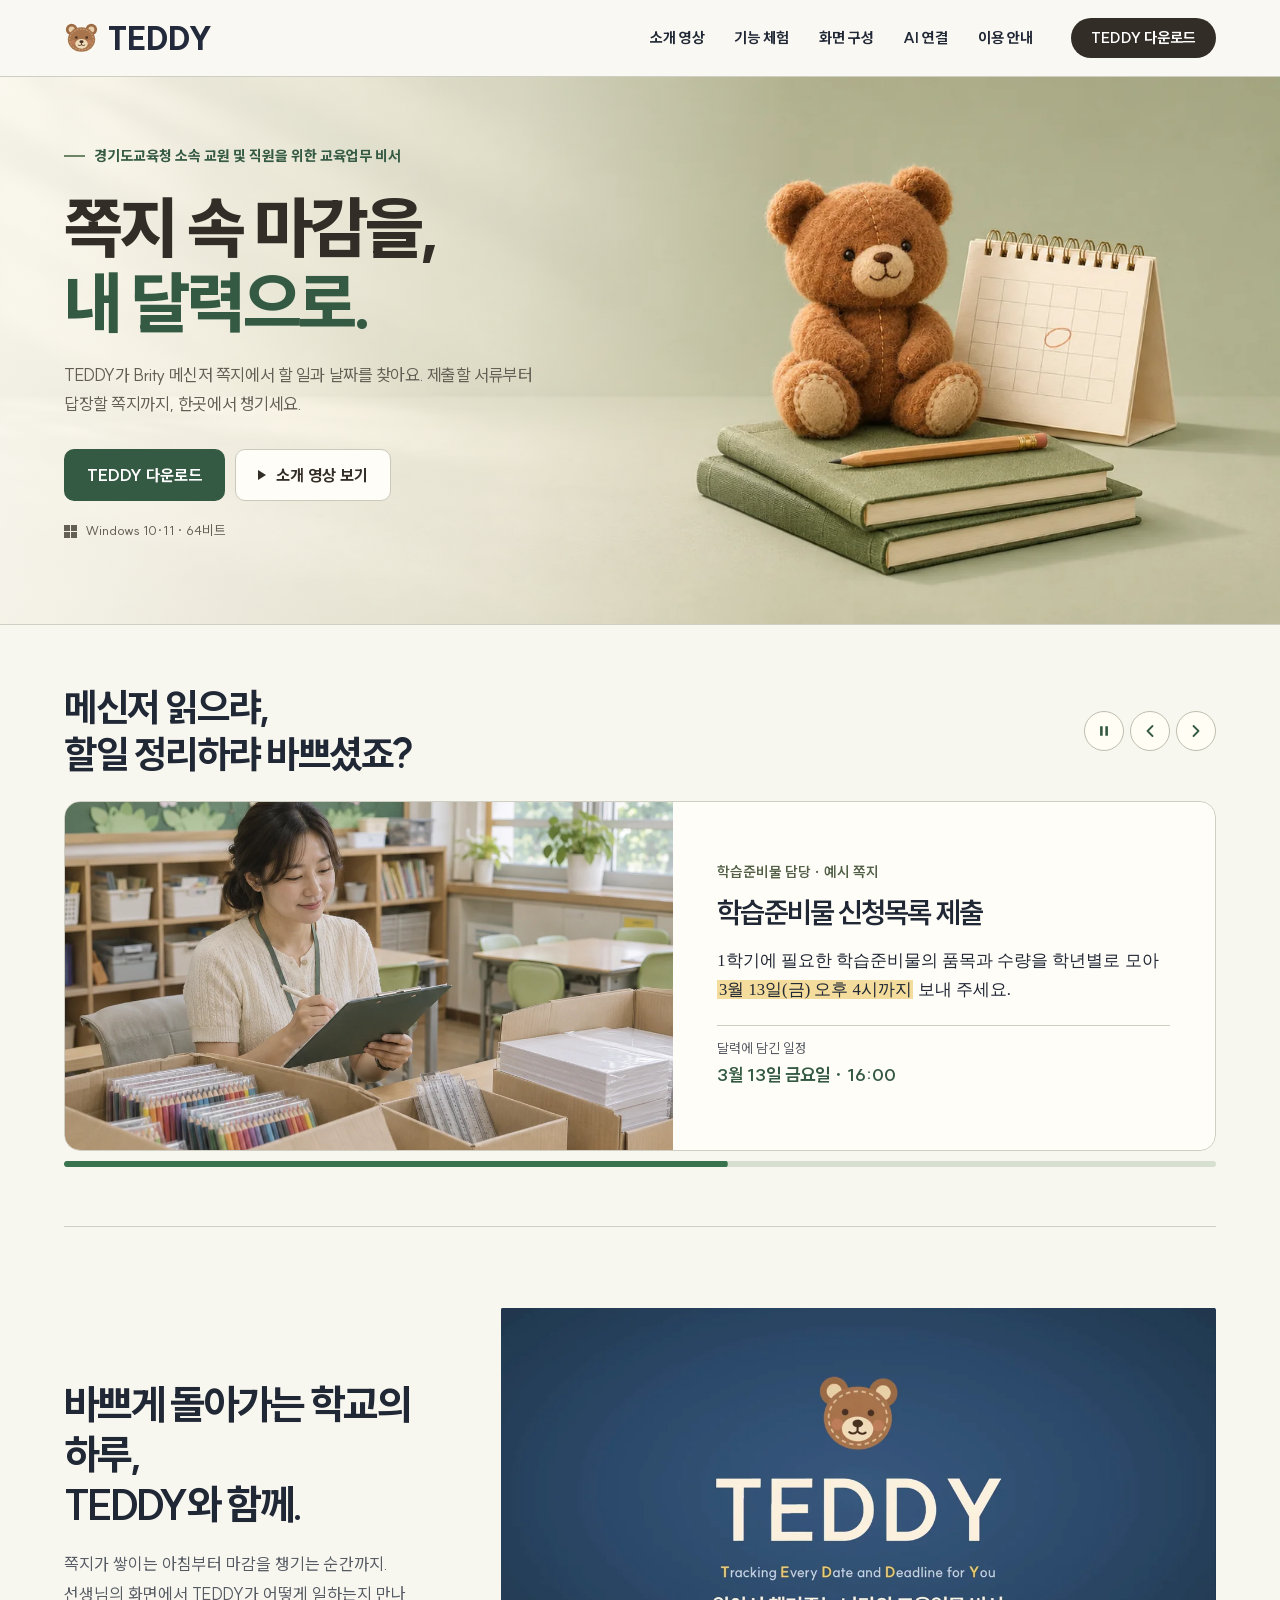
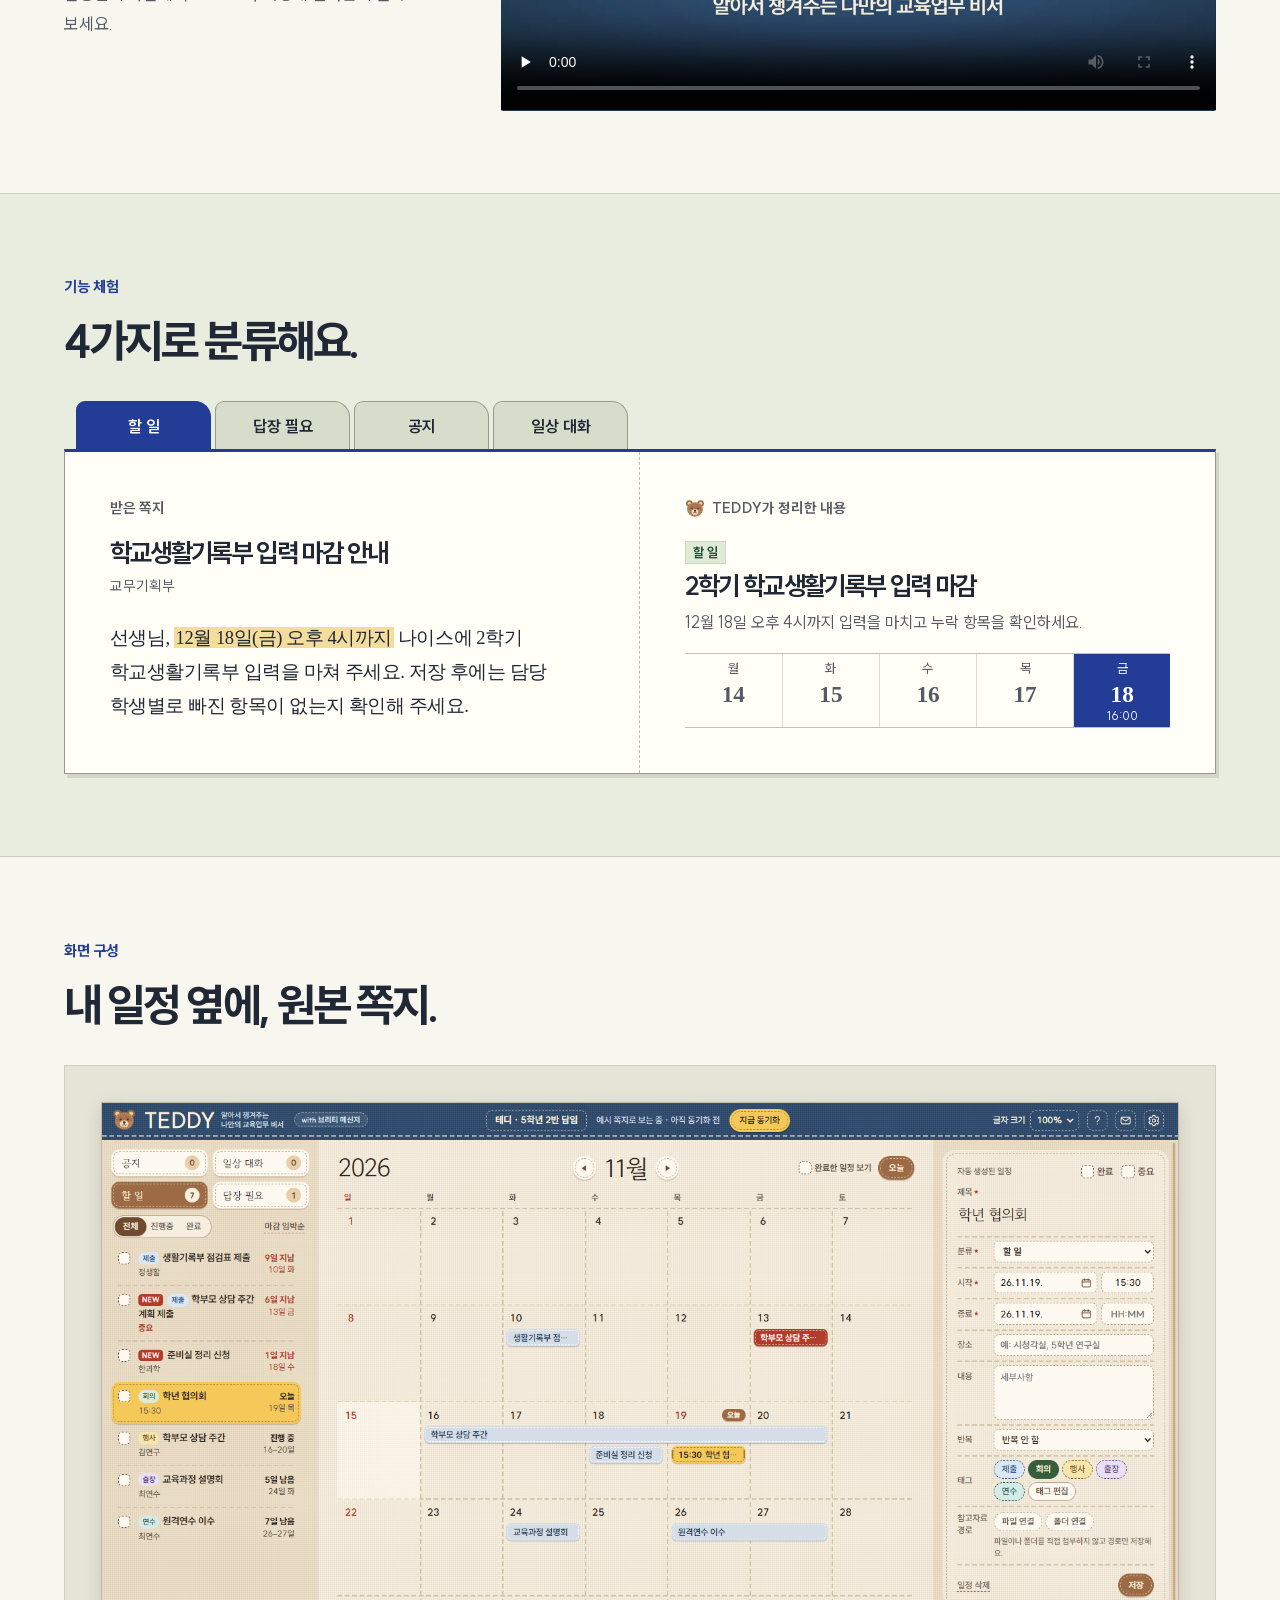
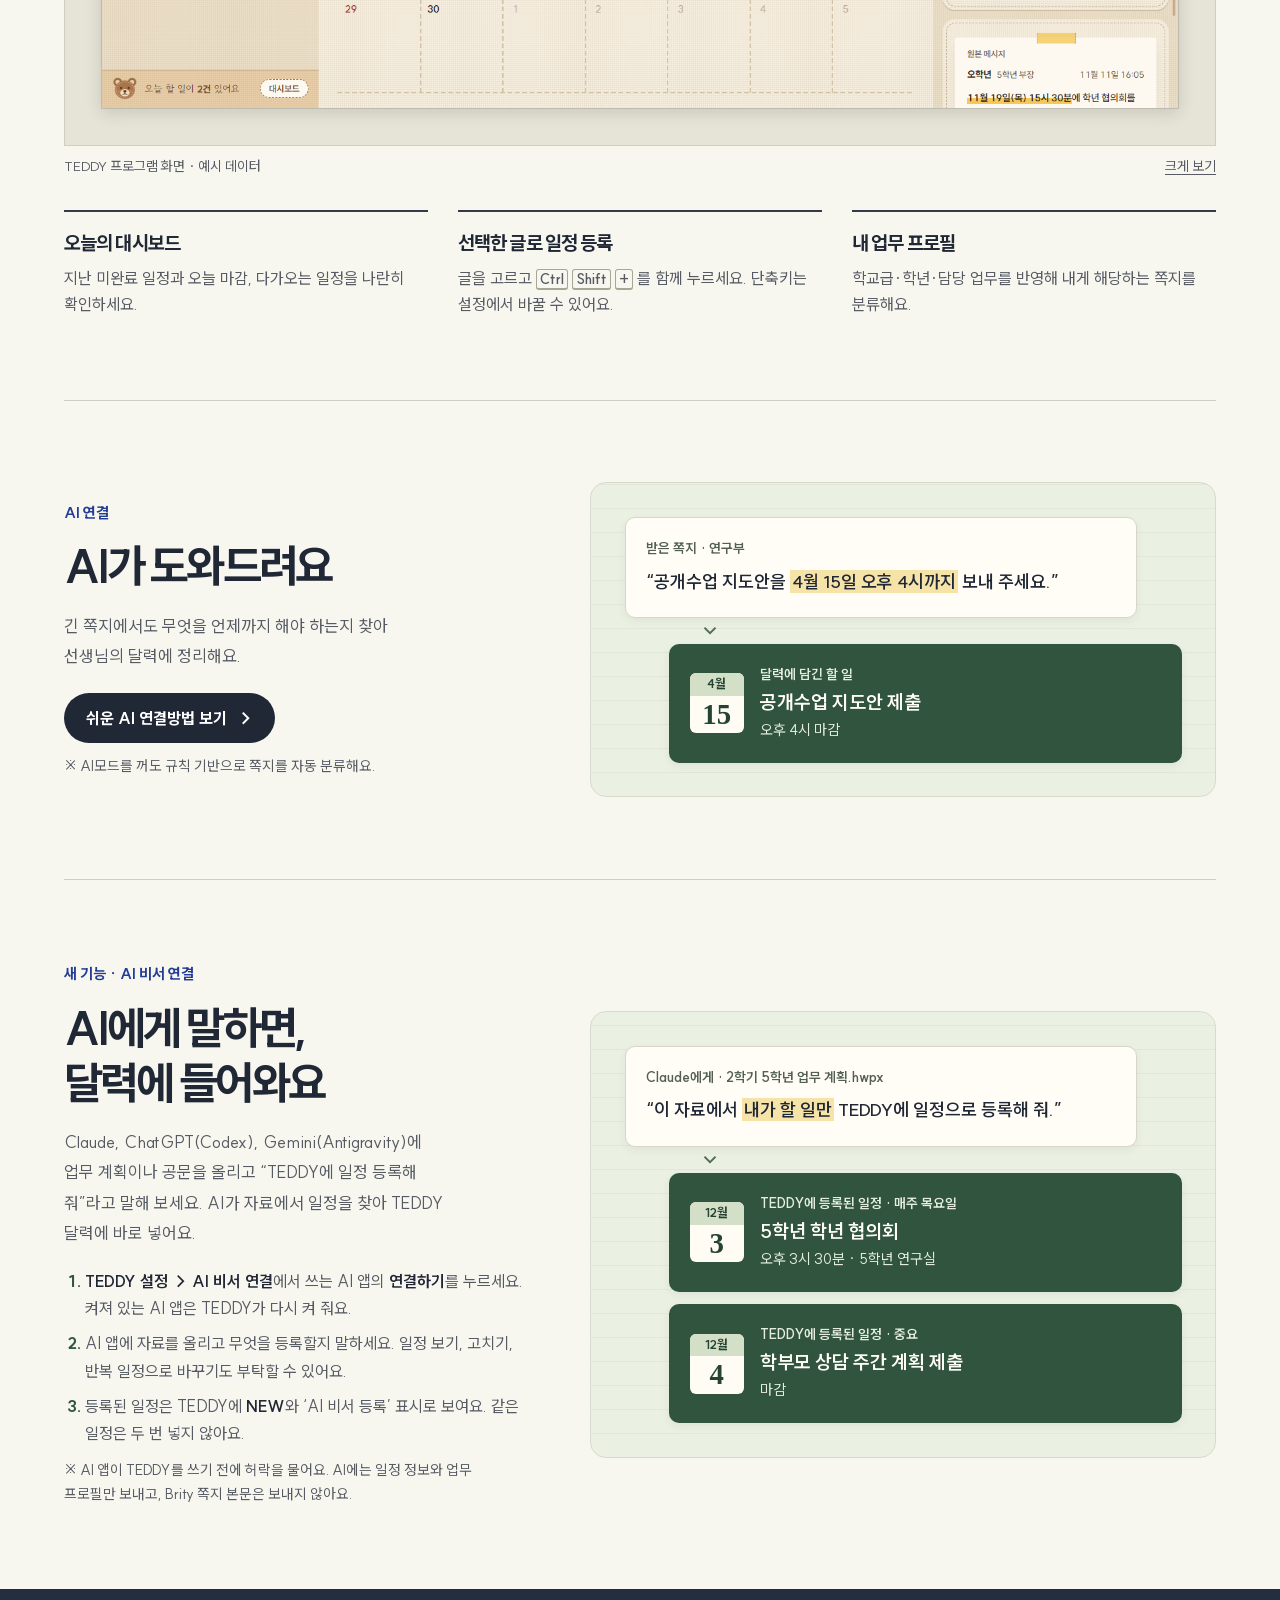
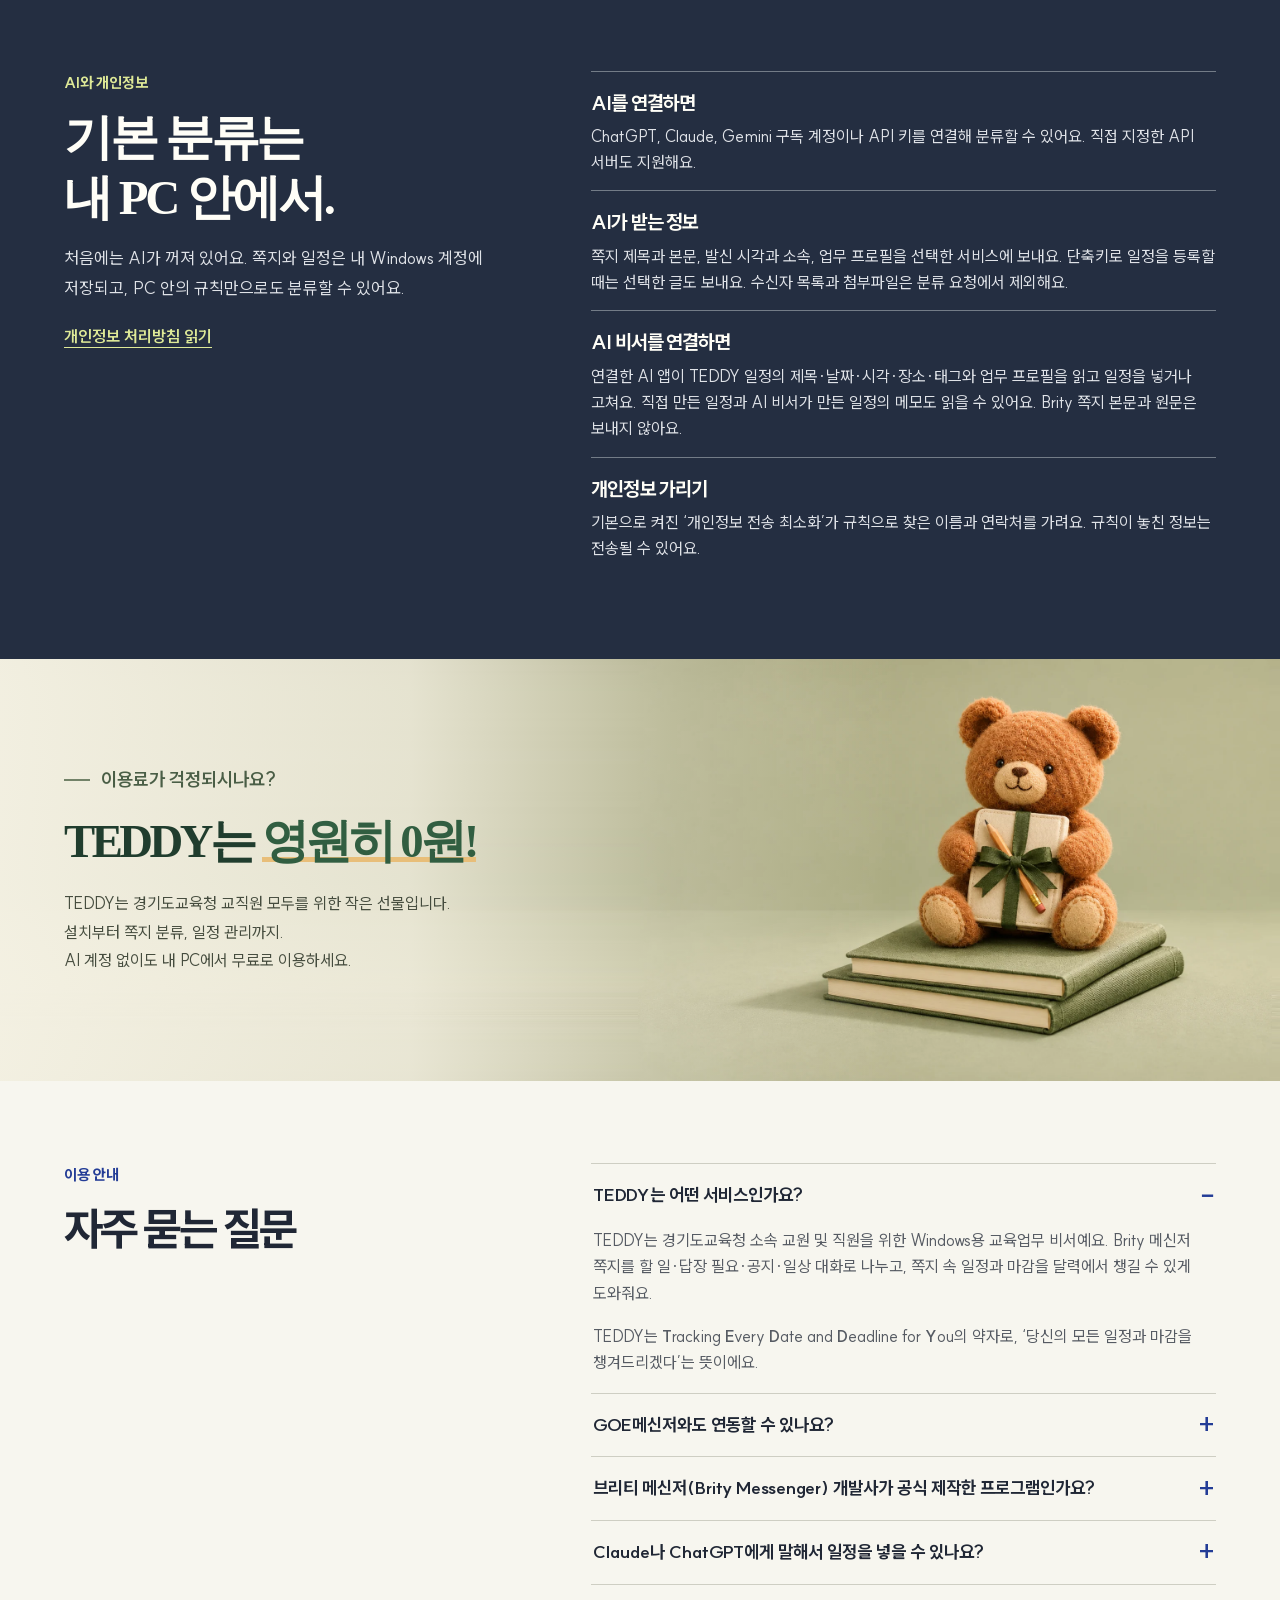
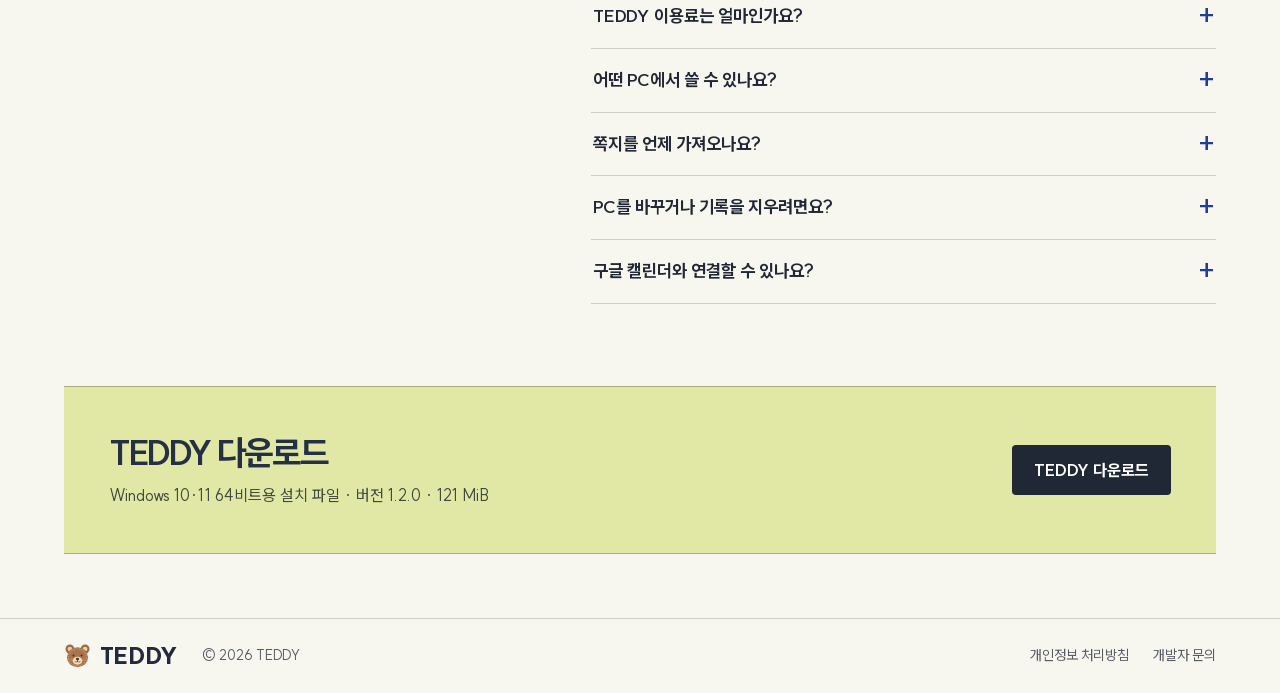
<file: index.html>
<!doctype html>
<html lang="ko" class="home">
<head>
  <meta charset="utf-8">
  <meta name="viewport" content="width=device-width, initial-scale=1">
  <meta name="theme-color" content="#f7f6ef">
  <link rel="icon" href="favicon.svg" type="image/svg+xml">
  <link rel="preload" href="fonts/SUIT-Variable.woff2" as="font" type="font/woff2" crossorigin>
  <link rel="stylesheet" href="site.css">
  <title>TEDDY · 경기도교육청 소속 교원 및 직원을 위한 교육업무 비서</title>
  <meta name="description" content="Brity 쪽지에서 할 일과 마감을 찾아 달력에 정리하는 Windows 프로그램 TEDDY. 예시 쪽지로 네 가지 분류와 일정 등록을 살펴보세요.">
  <meta property="og:type" content="website"><meta property="og:title" content="TEDDY · 경기도교육청 소속 교원 및 직원을 위한 교육업무 비서">
  <meta property="og:description" content="Brity 쪽지 속 마감을 내 달력으로. 쪽지 분류 예시와 Windows 설치 파일을 확인하세요.">
  <meta property="og:image" content="https://easycodingperson.github.io/teddy-website/share.jpg"><meta name="twitter:card" content="summary_large_image">
  <script src="site.js" defer></script>
</head>
<body>
<a class="skip" href="#top">본문으로 건너뛰기</a>
<header class="mast">
  <div class="wrap mast-inner">
    <a class="brand" href="#top" aria-label="TEDDY 홈"><img src="bear.svg" width="38" height="36" alt="">TEDDY</a>
    <nav aria-label="주 메뉴">
      <a href="#film">소개 영상</a>
      <a href="#app">기능 체험</a>
      <a href="#features">화면 구성</a>
      <a href="#ai-connect">AI 연결</a>
      <a href="#faq">이용 안내</a>
    </nav>
    <a class="release-link" href="download.html#start">TEDDY 다운로드</a>
  </div>
</header>
<main id="top">
<section class="hero-ground" aria-labelledby="hero-title">
  <img class="hero-banner" src="media/banner.webp" width="2172" height="724" alt="초록색 노트 위에 앉은 곰돌이와 탁상 달력" fetchpriority="high">
  <div class="hero wrap"><div class="hero-copy">
    <p class="audience"><span aria-hidden="true"></span>경기도교육청 소속 교원 및 직원을 위한 교육업무 비서</p>
    <h1 id="hero-title">쪽지 속 마감을,<br><em>내 달력으로.</em></h1>
    <p class="lead">TEDDY가 Brity 메신저 쪽지에서 할 일과 날짜를 찾아요. 제출할 서류부터 답장할 쪽지까지, 한곳에서 챙기세요.</p>
    <div class="buttons">
      <a class="btn primary" href="download.html#start">TEDDY 다운로드</a>
      <a class="btn secondary" href="#film" data-play-film><i class="play" aria-hidden="true"></i>소개 영상 보기</a>
    </div>
    <p class="platform"><span class="windows-icon" aria-hidden="true"></span>Windows 10·11 · 64비트</p>
  </div></div>
</section>
<section class="stories wrap" aria-labelledby="stories-title">
  <div class="stories-head"><h2 id="stories-title">메신저 읽으랴,<br>할일 정리하랴 바쁘셨죠?</h2>
    <div class="pager" hidden>
      <button type="button" data-playback aria-label="자동 전환 일시정지">
        <svg width="14" height="14" viewBox="0 0 16 16" aria-hidden="true" fill="currentColor">
          <path class="pause-icon" d="M3.5 2.5h3v11h-3z M9.5 2.5h3v11h-3z"/>
          <path class="play-icon" d="M4 2.5 13 8l-9 5.5z"/>
        </svg>
      </button>
      <button type="button" data-turn="-1" aria-label="이전 예시 쪽지"><svg width="16" height="16" viewBox="0 0 16 16" aria-hidden="true"><path d="m10.5 3-5 5 5 5"/></svg></button>
      <button type="button" data-turn="1" aria-label="다음 예시 쪽지"><svg width="16" height="16" viewBox="0 0 16 16" aria-hidden="true"><path d="m5.5 3 5 5-5 5"/></svg></button>
    </div>
  </div>
  <div class="story-window"><div class="story-track">
    <article class="story" data-story>
      <img src="media/supplies.webp" width="1086" height="724" loading="lazy" alt="교사가 색연필과 도화지 수량을 확인하며 신청 목록을 작성하는 모습">
      <div class="story-copy"><p class="story-source">학습준비물 담당 · 예시 쪽지</p><h3>학습준비물 신청목록 제출</h3>
        <blockquote>1학기에 필요한 학습준비물의 품목과 수량을 학년별로 모아 <mark>3월 13일(금) 오후 4시까지</mark> 보내 주세요.</blockquote><p class="story-date"><span>달력에 담긴 일정</span><time datetime="2026-03-13T16:00">3월 13일 금요일 · 16:00</time></p>
      </div>
    </article>
    <article class="story" data-story hidden>
      <img src="media/consult.webp" width="1200" height="800" loading="lazy" alt="교실 책상에서 수업 지도안을 작성하는 교사">
      <div class="story-copy"><p class="story-source">연구부 · 예시 쪽지</p><h3>공개수업 지도안 제출</h3>
        <blockquote>4월 22일(수) 학부모 공개수업에 사용할 지도안을 <mark>4월 15일(수) 오후 4시까지</mark> 연구부로 보내 주세요.</blockquote><p class="story-date"><span>달력에 담긴 일정</span><time datetime="2026-04-15T16:00">4월 15일 수요일 · 16:00</time></p>
      </div>
    </article>
    <article class="story" data-story hidden>
      <img src="media/training.webp" width="1086" height="724" loading="lazy" alt="교직원들이 강사의 설명을 듣고 모둠 실습을 하는 모습">
      <div class="story-copy"><p class="story-source">연구부 · 예시 쪽지</p><h3>교직원 연수</h3>
        <blockquote><mark>7월 8일(수) 오후 3시</mark>에 도서실에서 수업 자료 만들기 연수를 진행합니다. 실습에 쓸 노트북을 가져와 주세요.</blockquote><p class="story-date"><span>달력에 담긴 일정</span><time datetime="2026-07-08T15:00">7월 8일 수요일 · 15:00</time></p>
      </div>
    </article>
    <article class="story" data-story hidden>
      <img src="media/meeting.webp" width="1200" height="800" loading="lazy" alt="회의 탁자에 안건 자료를 펼쳐 놓고 준비하는 교사들">
      <div class="story-copy"><p class="story-source">교무기획부 · 예시 쪽지</p><h3>부장회의</h3>
        <blockquote><mark>9월 10일(목) 오후 3시 30분</mark>에 교무실에서 부장회의를 엽니다. 부서별 2학기 행사 일정과 협의할 안건을 준비해 주세요.</blockquote><p class="story-date"><span>달력에 담긴 일정</span><time datetime="2026-09-10T15:30">9월 10일 목요일 · 15:30</time></p>
      </div>
    </article>
    <article class="story" data-story hidden>
      <img src="media/briefing.webp" width="1200" height="800" loading="lazy" alt="교사가 화면에 워크숍 자료를 띄워 점검하는 모습">
      <div class="story-copy"><p class="story-source">교육과정부 · 예시 쪽지</p><h3>교육과정 워크숍</h3>
        <blockquote><mark>12월 9일(수) 오후 2시</mark>에 시청각실에서 내년 교육과정을 함께 짭니다. 학년별로 이어 가고 싶은 활동을 하나씩 준비해 주세요.</blockquote><p class="story-date"><span>달력에 담긴 일정</span><time datetime="2026-12-09T14:00">12월 9일 수요일 · 14:00</time></p>
      </div>
    </article>
  </div></div>
  <div class="story-progress" aria-hidden="true" hidden><span></span></div>
  <span class="sr-only" role="status" id="story-status"></span>
</section>
<section class="film-section wrap" id="film" aria-labelledby="film-title">
  <div class="film-copy">

    <h2 id="film-title">바쁘게 돌아가는 학교의 하루, <br>TEDDY와 함께.</h2>
    <p>쪽지가 쌓이는 아침부터 마감을 챙기는 순간까지. 선생님의 화면에서 TEDDY가 어떻게 일하는지 만나 보세요.</p>
  </div>
  <figure class="film-frame">
    <video controls playsinline preload="none" width="1920" height="1080" poster="media/film-poster.webp" aria-label="TEDDY 공식 소개 영상">
      <source src="media/teddy-promo.mp4" type="video/mp4">
      <a href="media/teddy-promo.mp4">소개 영상 파일 열기</a>
    </video>
    <p class="film-error" role="status" hidden>영상을 재생하기 어려우면 <a href="media/teddy-promo.mp4">영상 파일을 직접 열어 주세요.</a></p>
  </figure>
</section>
<section class="sorting" id="app" aria-labelledby="demo-title"><div class="wrap">
  <div class="section-head"><div><p class="section-label">기능 체험</p><h2 id="demo-title">4가지로 분류해요.</h2></div></div>
  <fieldset class="sample-folder"><legend class="sr-only">예시 쪽지 유형 선택</legend>
    <div class="folder-tabs">
      <label class="folder-tab task"><input type="radio" name="sample" value="task" checked><span>할 일</span></label>
      <label class="folder-tab reply"><input type="radio" name="sample" value="reply"><span>답장 필요</span></label>
      <label class="folder-tab notice"><input type="radio" name="sample" value="notice"><span>공지</span></label>
      <label class="folder-tab chat"><input type="radio" name="sample" value="chat"><span>일상 대화</span></label>
    </div>
    <div class="example-pair" data-sample="task"><article class="message"><p class="mini-heading">받은 쪽지</p><h3>학교생활기록부 입력 마감 안내</h3><span class="sender">교무기획부</span><p class="quote">선생님, <mark>12월 18일(금) 오후 4시까지</mark> 나이스에 2학기 학교생활기록부 입력을 마쳐 주세요. 저장 후에는 담당 학생별로 빠진 항목이 없는지 확인해 주세요.</p></article>
          <article class="result"><p class="mini-heading"><img src="bear.svg" alt="" width="20" height="19"> TEDDY가 정리한 내용</p><span class="category task">할 일</span><h3>2학기 학교생활기록부 입력 마감</h3><p>12월 18일 오후 4시까지 입력을 마치고 누락 항목을 확인하세요.</p><div class="week" aria-label="12월 14일부터 18일까지의 예시 달력"><span>월<b>14</b></span><span>화<b>15</b></span><span>수<b>16</b></span><span>목<b>17</b></span><span class="chosen">금<b>18</b><small>16:00</small></span></div></article></div>
    <div class="example-pair" data-sample="reply"><article class="message"><p class="mini-heading">받은 쪽지</p><h3>학급 수업시간표 변경 문의</h3><span class="sender">5학년 2반 담임</span><p class="quote">선생님, 이번 주 목요일에 저희 반 <mark>2교시 국어와 4교시 영어를 서로 바꿀 수 있을까요?</mark> 2교시에 영어 수업이 가능하신지 답장 부탁드립니다.</p></article>
          <article class="result"><p class="mini-heading"><img src="bear.svg" alt="" width="20" height="19"> TEDDY가 정리한 내용</p><span class="category reply">답장 필요</span><h3>학급 수업시간표 변경 문의</h3><p>목요일 5학년 2반 수업을 2교시 영어, 4교시 국어로 바꾸자는 요청입니다.</p><p class="result-line">회신할 내용 <strong>목요일 2교시 영어 수업 가능 여부</strong></p></article></div>
    <div class="example-pair" data-sample="notice"><article class="message"><p class="mini-heading">받은 쪽지</p><h3>교육청 교원 연수 신청 안내</h3><span class="sender">연구부</span><p class="quote">선생님, 교육청에서 교원 연수 신청 안내 공문이 와서 공람으로 보내드립니다. 참석을 희망하시는 선생님께서는 <mark>공람 문서에서 연수 일정과 신청 방법을 확인해 주세요.</mark></p></article>
          <article class="result"><p class="mini-heading"><img src="bear.svg" alt="" width="20" height="19"> TEDDY가 정리한 내용</p><span class="category notice">공지</span><h3>교육청 교원 연수 신청 안내</h3><p>연수 참석 희망자는 공람 문서에서 일정과 신청 방법을 확인할 수 있습니다.</p><p class="result-line">참고할 곳 <strong>공람 문서</strong></p></article></div>
    <div class="example-pair" data-sample="chat"><article class="message"><p class="mini-heading">받은 쪽지</p><h3>체육대회, 함께해 주셔서 감사합니다</h3><span class="sender">체육대회 담당 교사</span><p class="quote">선생님들, 오늘 체육대회 준비부터 경기 진행, 뒷정리까지 함께해 주신 덕분에 큰 행사를 무사히 마쳤습니다. <mark>힘을 보태 주신 모든 선생님께 진심으로 감사드립니다.</mark></p></article>
          <article class="result"><p class="mini-heading"><img src="bear.svg" alt="" width="20" height="19"> TEDDY가 정리한 내용</p><span class="category chat">일상 대화</span><h3>체육대회를 마치고 전하는 감사 인사</h3><p>체육대회 담당 교사가 행사 준비와 진행, 뒷정리를 함께한 선생님들께 고마움을 전했습니다.</p><p class="result-line">대화 내용 <strong>체육대회 협조에 대한 감사</strong></p></article></div>
  </fieldset>
</div></section>
<section class="section wrap" id="features" aria-labelledby="feature-title">
  <div class="section-head"><div><p class="section-label">화면 구성</p><h2 id="feature-title">내 일정 옆에, 원본 쪽지.</h2></div></div>
  <figure class="app-screen"><a href="teddy-calendar.webp" aria-label="TEDDY 달력 화면 크게 보기"><img src="teddy-calendar.webp" width="1600" height="900" loading="lazy" alt="11월 19일 15시 30분 학년 협의회가 선택된 TEDDY. 왼쪽 할 일 목록, 가운데 월간 달력, 오른쪽 일정 편집과 원본 쪽지가 보인다."></a>
      <figcaption><span>TEDDY 프로그램 화면 · 예시 데이터</span><a href="teddy-calendar.webp">크게 보기</a></figcaption>
    </figure>
  <dl class="feature-list">
    <div><dt>오늘의 대시보드</dt><dd>지난 미완료 일정과 오늘 마감, 다가오는 일정을 나란히 확인하세요.</dd></div>
    <div><dt>선택한 글로 일정 등록</dt><dd>글을 고르고 <kbd>Ctrl</kbd> <kbd>Shift</kbd> <kbd>+</kbd> 를 함께 누르세요. 단축키는 설정에서 바꿀 수 있어요.</dd></div>
    <div><dt>내 업무 프로필</dt><dd>학교급·학년·담당 업무를 반영해 내게 해당하는 쪽지를 분류해요.</dd></div>
  </dl>
</section>
  <section class="section wrap ai-overview" id="ai-connect" aria-labelledby="ai-connect-title">
    <div class="ai-intro">
      <p class="section-label">AI 연결</p>
      <h2 id="ai-connect-title">AI가 도와드려요</h2>
      <p class="ai-description">긴 쪽지에서도 무엇을 언제까지 해야 하는지 찾아 선생님의 달력에 정리해요.</p>
      <a class="btn dark ai-pill" href="ai-guide.html">쉬운 AI 연결방법 보기 <span aria-hidden="true">→</span></a>
      <p class="ai-note-disclaimer">※ AI모드를 꺼도 규칙 기반으로 쪽지를 자동 분류해요.</p>
    </div>
    <figure class="ai-example" aria-label="받은 쪽지를 달력에 정리한 예시">
      <div class="ai-note">
        <p class="ai-note-source">받은 쪽지 · 연구부</p>
        <blockquote>“공개수업 지도안을 <mark>4월 15일 오후 4시까지</mark> 보내 주세요.”</blockquote>
      </div>
      <div class="ai-entry">
        <div class="ai-date"><span>4월</span><b>15</b></div>
        <div><p>달력에 담긴 할 일</p><strong>공개수업 지도안 제출</strong><time datetime="2026-04-15T16:00">오후 4시 마감</time></div>
      </div>
    </figure>
  </section>
  <section class="section wrap ai-overview" id="ai-agent" aria-labelledby="ai-agent-title">
    <div class="ai-intro">
      <p class="section-label">새 기능 · AI 비서 연결</p>
      <h2 id="ai-agent-title">AI에게 말하면,<br>달력에 들어와요</h2>
      <p class="ai-description">Claude, ChatGPT(Codex), Gemini(Antigravity)에 업무 계획이나 공문을 올리고 “TEDDY에 일정 등록해 줘”라고 말해 보세요. AI가 자료에서 일정을 찾아 TEDDY 달력에 바로 넣어요.</p>
      <ol class="agent-steps">
        <li><b>TEDDY 설정 → AI 비서 연결</b>에서 쓰는 AI 앱의 <b>연결하기</b>를 누르세요. 켜져 있는 AI 앱은 TEDDY가 다시 켜 줘요.</li>
        <li>AI 앱에 자료를 올리고 무엇을 등록할지 말하세요. 일정 보기, 고치기, 반복 일정으로 바꾸기도 부탁할 수 있어요.</li>
        <li>등록된 일정은 TEDDY에 <b>NEW</b>와 ‘AI 비서 등록’ 표시로 보여요. 같은 일정은 두 번 넣지 않아요.</li>
      </ol>
      <p class="ai-note-disclaimer">※ AI 앱이 TEDDY를 쓰기 전에 허락을 물어요. AI에는 일정 정보와 업무 프로필만 보내고, Brity 쪽지 본문은 보내지 않아요.</p>
    </div>
    <figure class="ai-example" aria-label="AI 앱에 업무 계획을 올리고 TEDDY에 일정을 등록한 예시">
      <div class="ai-note">
        <p class="ai-note-source">Claude에게 · 2학기 5학년 업무 계획.hwpx</p>
        <blockquote>“이 자료에서 <mark>내가 할 일만</mark> TEDDY에 일정으로 등록해 줘.”</blockquote>
      </div>
      <div class="ai-entry">
        <div class="ai-date"><span>12월</span><b>3</b></div>
        <div><p>TEDDY에 등록된 일정 · 매주 목요일</p><strong>5학년 학년 협의회</strong><time datetime="2026-12-03T15:30">오후 3시 30분 · 5학년 연구실</time></div>
      </div>
      <div class="ai-entry">
        <div class="ai-date"><span>12월</span><b>4</b></div>
        <div><p>TEDDY에 등록된 일정 · 중요</p><strong>학부모 상담 주간 계획 제출</strong><time datetime="2026-12-04">마감</time></div>
      </div>
    </figure>
  </section>
  <section class="info-band" id="ai" aria-labelledby="ai-title"><div class="wrap info-grid">
    <div><p class="section-label">AI와 개인정보</p><h2 id="ai-title">기본 분류는 <br>내 PC 안에서.</h2><p>처음에는 AI가 꺼져 있어요. 쪽지와 일정은 내 Windows 계정에 저장되고, PC 안의 규칙만으로도 분류할 수 있어요.</p><a class="under" href="privacy.html">개인정보 처리방침 읽기</a></div>
    <dl id="privacy"><div><dt>AI를 연결하면</dt><dd>ChatGPT, Claude, Gemini 구독 계정이나 API 키를 연결해 분류할 수 있어요. 직접 지정한 API 서버도 지원해요.</dd></div><div><dt>AI가 받는 정보</dt><dd>쪽지 제목과 본문, 발신 시각과 소속, 업무 프로필을 선택한 서비스에 보내요. 단축키로 일정을 등록할 때는 선택한 글도 보내요. 수신자 목록과 첨부파일은 분류 요청에서 제외해요.</dd></div><div><dt>AI 비서를 연결하면</dt><dd>연결한 AI 앱이 TEDDY 일정의 제목·날짜·시각·장소·태그와 업무 프로필을 읽고 일정을 넣거나 고쳐요. 직접 만든 일정과 AI 비서가 만든 일정의 메모도 읽을 수 있어요. Brity 쪽지 본문과 원문은 보내지 않아요.</dd></div><div><dt>개인정보 가리기</dt><dd>기본으로 켜진 ‘개인정보 전송 최소화’가 규칙으로 찾은 이름과 연락처를 가려요. 규칙이 놓친 정보는 전송될 수 있어요.</dd></div></dl>
  </div></section>
  <section class="pricing" id="pricing" aria-labelledby="pricing-title">
    <div class="pricing-scene" aria-hidden="true"></div>
    <div class="wrap pricing-inner">
      <div class="pricing-copy">
        <p class="pricing-question">이용료가 걱정되시나요?</p>
        <h2 id="pricing-title">TEDDY는 <strong>영원히 0원!</strong></h2>
        <p>TEDDY는 경기도교육청 교직원 모두를 위한 작은 선물입니다.<br>설치부터 쪽지 분류, 일정 관리까지.<br>AI 계정 없이도 내 PC에서 무료로 이용하세요.</p>
      </div>
    </div>
  </section>
  <section class="section wrap faq-grid" id="faq" aria-labelledby="faq-title"><div><p class="section-label">이용 안내</p><h2 id="faq-title">자주 묻는 질문</h2></div><div class="faq">
    <details open><summary>TEDDY는 어떤 서비스인가요?</summary><p>TEDDY는 경기도교육청 소속 교원 및 직원을 위한 Windows용 교육업무 비서예요. Brity 메신저 쪽지를 할 일·답장 필요·공지·일상 대화로 나누고, 쪽지 속 일정과 마감을 달력에서 챙길 수 있게 도와줘요.</p><p>TEDDY는 <span lang="en"><b>T</b>racking <b>E</b>very <b>D</b>ate and <b>D</b>eadline for <b>Y</b>ou</span>의 약자로, ‘당신의 모든 일정과 마감을 챙겨드리겠다’는 뜻이에요.</p></details>
    <details>
      <summary>GOE메신저와도 연동할 수 있나요?</summary>
      <p>경기도교육청에서는 2027년부터 기존에 사용하던 GOE메신저를 종료하고, 브리티 메신저(Brity Messenger)로 전면 전환할 예정이에요. 이에 따라 사용기한이 얼마 남지 않은 GOE메신저와의 연동은 지원하지 않아요.</p>
    </details>
    <details>
      <summary>브리티 메신저(Brity Messenger) 개발사가 공식 제작한 프로그램인가요?</summary>
      <p>TEDDY는 현직 교사가 업무 편의를 위해 개발한 프로그램으로서 브리티 메신저 개발사가 공식 제작 및 유지보수를 하지 않아요. TEDDY 오류 및 개선사항 문의는 하단의 '<a href="contact.html">개발자 문의</a>'를 눌러 알려주세요.</p>
    </details>
    <details><summary>Claude나 ChatGPT에게 말해서 일정을 넣을 수 있나요?</summary><p>네. TEDDY 1.1.0부터 설정의 ‘AI 비서 연결’에서 Claude 데스크톱 앱, Claude Code, ChatGPT(Codex) 앱, Gemini(Antigravity)를 연결할 수 있어요. 연결한 AI에게 업무 계획이나 공문을 올리고 “TEDDY에 일정 등록해 줘”라고 말하면 일정이 TEDDY 달력에 들어와요. TEDDY가 꺼져 있어도 AI가 부르면 저절로 켜져요.</p></details>
    <details><summary>TEDDY 이용료는 얼마인가요?</summary><p>TEDDY의 설치와 이용은 무료예요. 선택 기능인 AI 분류에 외부 구독 계정이나 API 키를 연결하면 해당 서비스의 요금이 별도로 적용될 수 있어요.</p></details>
    <details><summary>어떤 PC에서 쓸 수 있나요?</summary><p>Windows 10·11 64비트 PC에서 사용해요. 쪽지를 가져오려면 Brity 메신저 PC 프로그램을 실행하고 로그인해 주세요.</p></details>
    <details><summary>쪽지를 언제 가져오나요?</summary><p>처음에는 자동 동기화가 꺼져 있어요. ‘지금 동기화’를 누르면 열려 있는 Brity 창에서 쪽지를 읽어요. 설정에서 자동 동기화 시각을 정할 수도 있어요.</p></details>
    <details><summary>PC를 바꾸거나 기록을 지우려면요?</summary><p>설정의 ‘데이터 관리’에서 백업 파일을 만들고 다른 PC에서 불러올 수 있어요. 모든 기록을 지우려면 ‘데이터 초기화’를 선택하세요.</p></details>
    <details><summary>구글 캘린더와 연결할 수 있나요?</summary><p>구글 캘린더로 보내기는 준비 중이에요. 현재 버전에서는 TEDDY 안의 달력에서 일정을 확인하고 관리할 수 있어요.</p></details>
  </div></section>
  <section class="wrap release" id="release" aria-labelledby="release-title"><div><h2 id="release-title">TEDDY 다운로드</h2><p>Windows 10·11 64비트용 설치 파일 · 버전 1.2.0 · 121 MiB</p></div><a class="btn dark" href="download.html#start">TEDDY 다운로드</a></section>
</main>
<footer class="site-footer"><div class="wrap"><a class="brand" href="index.html"><img src="bear.svg" width="30" height="28" alt="">TEDDY</a><span>© 2026 TEDDY</span><a href="privacy.html">개인정보 처리방침</a><a href="contact.html">개발자 문의</a></div></footer>
</body></html>
</file>
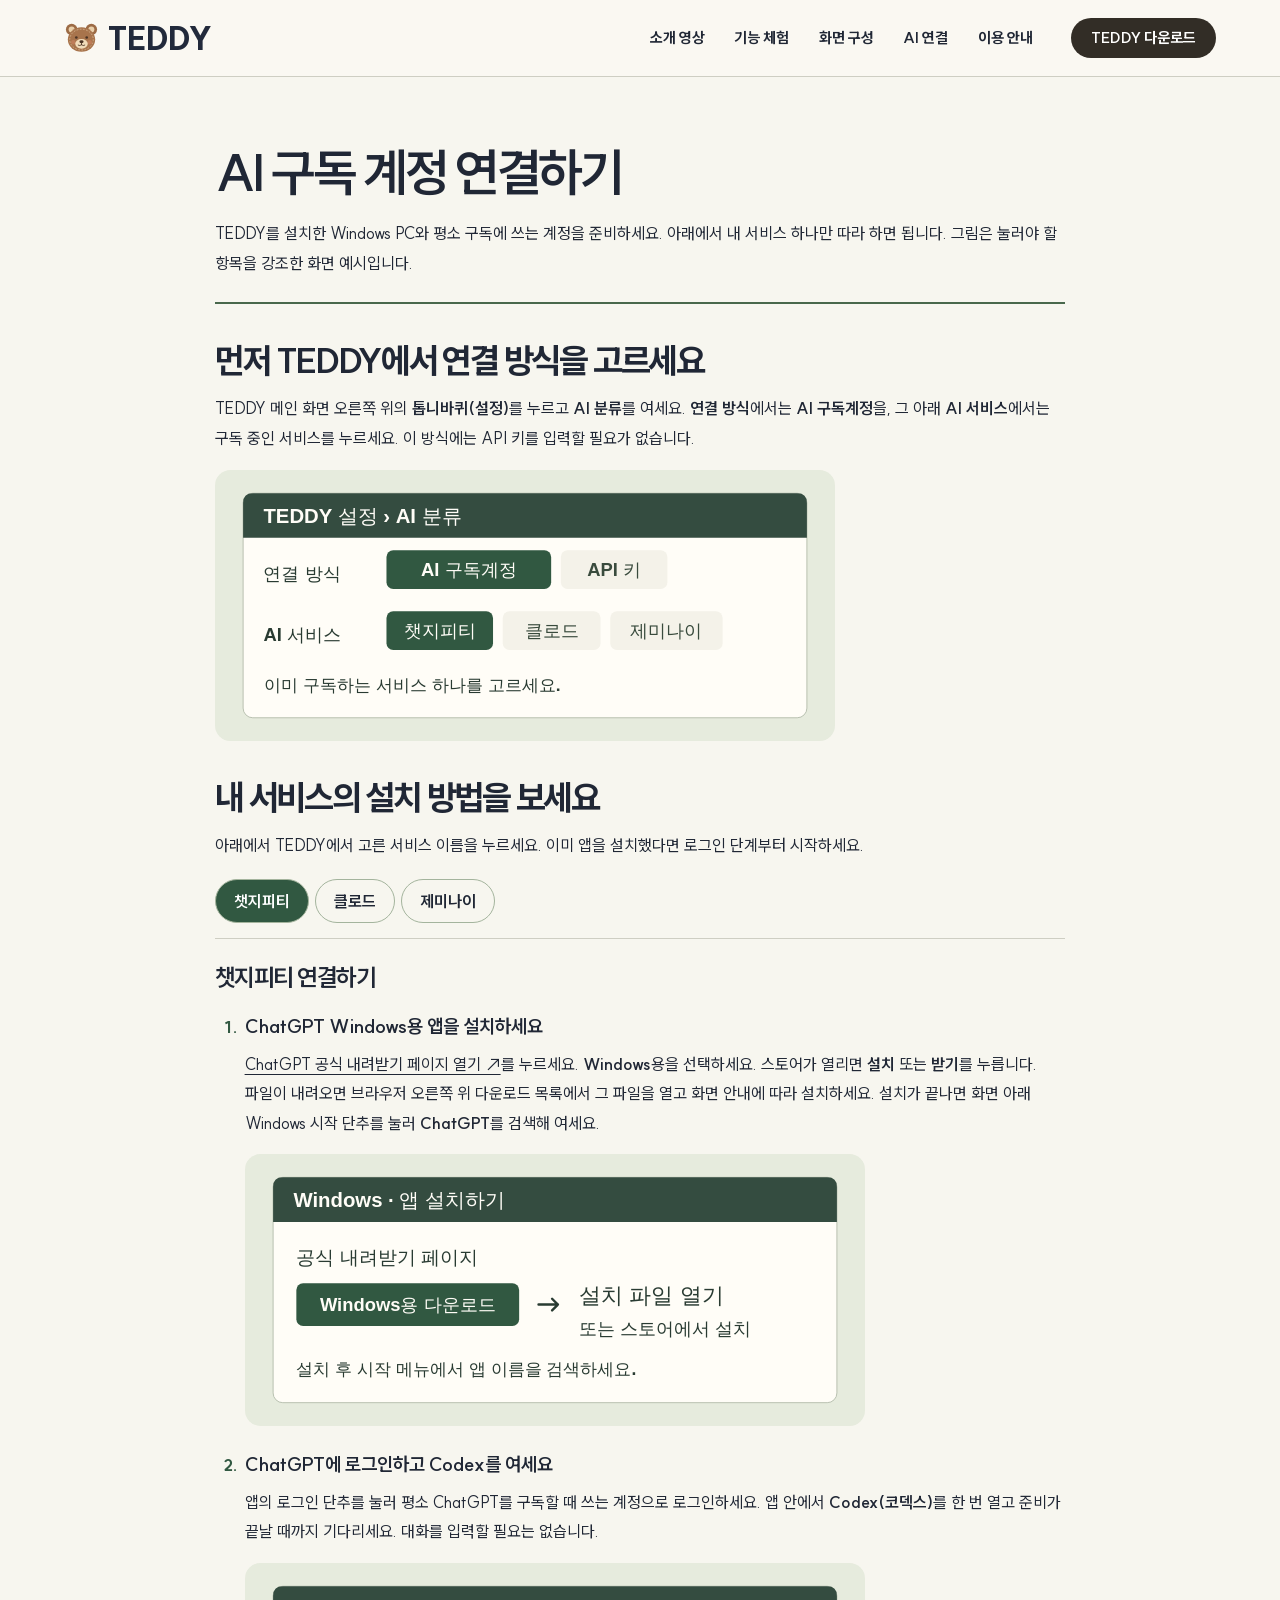
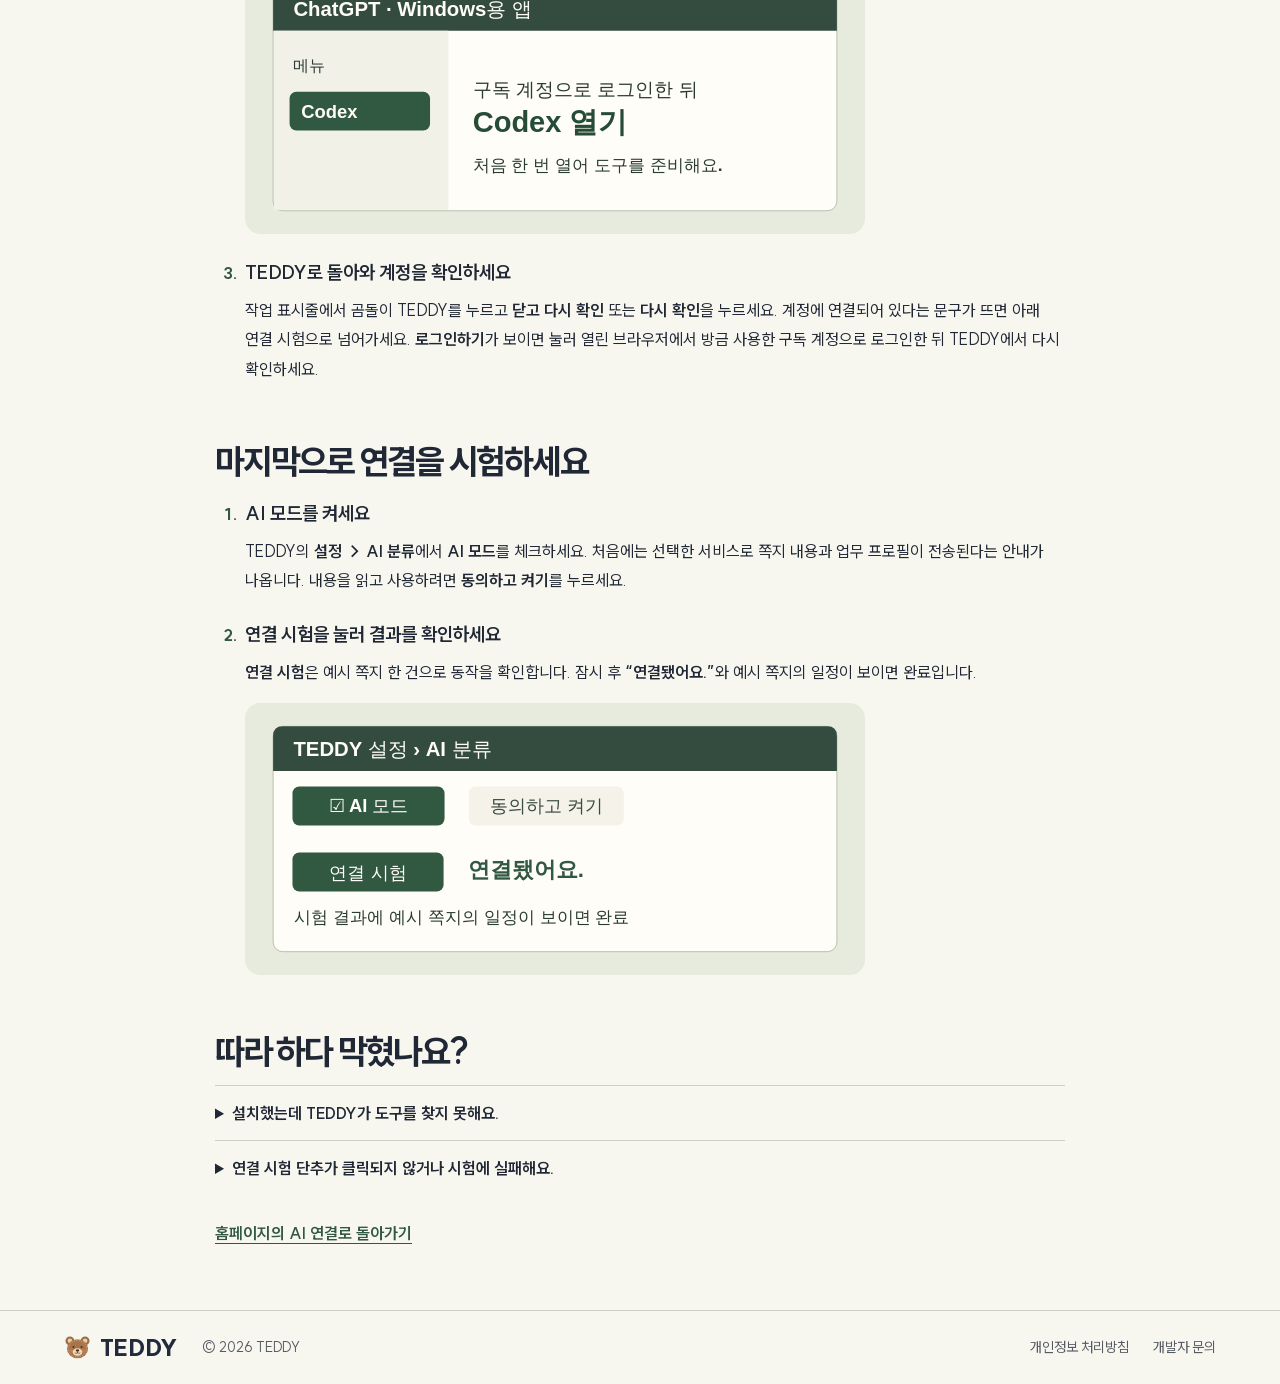
<file: ai-guide.html>
<!doctype html>
<html lang="ko">
<head>
  <meta charset="utf-8">
  <meta name="viewport" content="width=device-width, initial-scale=1">
  <meta name="theme-color" content="#f7f6ef">
  <title>쉬운 AI 연결방법 · TEDDY</title>
  <meta name="description" content="Windows에서 ChatGPT, Claude, Gemini 구독 계정을 TEDDY에 연결하는 그림 안내입니다.">
  <link rel="icon" href="favicon.svg" type="image/svg+xml">
  <link rel="stylesheet" href="site.css">
</head>
<body>
  <a class="skip" href="#top">본문으로 건너뛰기</a>
  <header class="mast">
    <div class="wrap mast-inner">
      <a class="brand" href="index.html" aria-label="TEDDY 홈"><img src="bear.svg" width="38" height="36" alt="">TEDDY</a>
      <nav aria-label="주 메뉴">
        <a href="index.html#film">소개 영상</a>
        <a href="index.html#app">기능 체험</a>
        <a href="index.html#features">화면 구성</a>
        <a href="index.html#ai-connect">AI 연결</a>
        <a href="index.html#faq">이용 안내</a>
      </nav>
      <a class="release-link" href="download.html#start">TEDDY 다운로드</a>
    </div>
  </header>
  <main id="top" class="wrap ai-guide">
    <header class="ai-guide-intro"><h1>AI 구독 계정 연결하기</h1><p>TEDDY를 설치한 Windows PC와 평소 구독에 쓰는 계정을 준비하세요. 아래에서 내 서비스 하나만 따라 하면 됩니다. 그림은 눌러야 할 항목을 강조한 화면 예시입니다.</p></header>
    <section><h2>먼저 TEDDY에서 연결 방식을 고르세요</h2>
      <p>TEDDY 메인 화면 오른쪽 위의 <b>톱니바퀴(설정)</b>를 누르고 <b>AI 분류</b>를 여세요. <b>연결 방식</b>에서는 <b>AI 구독계정</b>을, 그 아래 <b>AI 서비스</b>에서는 구독 중인 서비스를 누르세요. 이 방식에는 API 키를 입력할 필요가 없습니다.</p>
      <figure><img src="media/ai/settings.svg" width="640" height="280" loading="lazy" alt="TEDDY 설정의 AI 분류에서 AI 구독계정과 챗지피티·클로드·제미나이 중 한 서비스를 선택하는 예시"></figure>
    </section>
    <section><h2>내 서비스의 설치 방법을 보세요</h2><p>아래에서 TEDDY에서 고른 서비스 이름을 누르세요. 이미 앱을 설치했다면 로그인 단계부터 시작하세요.</p>
    <fieldset class="ai-paths"><legend class="sr-only">구독 중인 AI 서비스 선택</legend>
      <input class="sr-only" type="radio" id="path-chatgpt" name="ai-path" checked>
      <input class="sr-only" type="radio" id="path-claude" name="ai-path">
      <input class="sr-only" type="radio" id="path-gemini" name="ai-path">
      <div class="ai-choices"><label for="path-chatgpt">챗지피티</label><label for="path-claude">클로드</label><label for="path-gemini">제미나이</label></div>
      <section class="ai-route route-chatgpt"><h3>챗지피티 연결하기</h3><ol><li><h4>ChatGPT Windows용 앱을 설치하세요</h4><p><a href="https://chatgpt.com/download" target="_blank" rel="noopener">ChatGPT 공식 내려받기 페이지 열기 ↗</a>를 누르세요. <b>Windows</b>용을 선택하세요. 스토어가 열리면 <b>설치</b> 또는 <b>받기</b>를 누릅니다. 파일이 내려오면 브라우저 오른쪽 위 다운로드 목록에서 그 파일을 열고 화면 안내에 따라 설치하세요. 설치가 끝나면 화면 아래 Windows 시작 단추를 눌러 <b>ChatGPT</b>를 검색해 여세요.</p><figure><img src="media/ai/install.svg" width="640" height="280" loading="lazy" alt="공식 페이지에서 Windows용 다운로드를 선택한 뒤 설치 파일 또는 스토어를 여는 순서"></figure></li><li><h4>ChatGPT에 로그인하고 Codex를 여세요</h4><p>앱의 로그인 단추를 눌러 평소 ChatGPT를 구독할 때 쓰는 계정으로 로그인하세요. 앱 안에서 <b>Codex(코덱스)</b>를 한 번 열고 준비가 끝날 때까지 기다리세요. 대화를 입력할 필요는 없습니다.</p><figure><img src="media/ai/chatgpt.svg" width="640" height="280" loading="lazy" alt="ChatGPT에 로그인한 후 앱 메뉴에서 Codex를 선택하는 예시"></figure></li><li><h4>TEDDY로 돌아와 계정을 확인하세요</h4><p>작업 표시줄에서 곰돌이 TEDDY를 누르고 <b>닫고 다시 확인</b> 또는 <b>다시 확인</b>을 누르세요. 계정에 연결되어 있다는 문구가 뜨면 아래 연결 시험으로 넘어가세요. <b>로그인하기</b>가 보이면 눌러 열린 브라우저에서 방금 사용한 구독 계정으로 로그인한 뒤 TEDDY에서 다시 확인하세요.</p></li></ol></section>
      <section class="ai-route route-claude"><h3>클로드 연결하기</h3><ol><li><h4>Claude Windows용 앱을 설치하세요</h4><p><a href="https://claude.com/download" target="_blank" rel="noopener">Claude 공식 내려받기 페이지 열기 ↗</a>를 누르세요. <b>Windows</b>용을 선택하세요. 스토어가 열리면 <b>설치</b> 또는 <b>받기</b>를 누릅니다. 파일이 내려오면 브라우저 오른쪽 위 다운로드 목록에서 그 파일을 열고 화면 안내에 따라 설치하세요. 설치가 끝나면 화면 아래 Windows 시작 단추를 눌러 <b>Claude</b>를 검색해 여세요.</p><figure><img src="media/ai/install.svg" width="640" height="280" loading="lazy" alt="공식 페이지에서 Windows용 다운로드를 선택한 뒤 설치 파일 또는 스토어를 여는 순서"></figure></li><li><h4>Claude에 로그인하고 Code를 여세요</h4><p>평소 Claude를 구독할 때 쓰는 계정으로 로그인하세요. 앱 왼쪽 위의 <b>Code(코드)</b> 탭을 한 번 여세요. Git 설치 안내가 뜨면 그 안내에 따라 설치한 뒤 Claude로 돌아와 Code 탭을 다시 여세요.</p><figure><img src="media/ai/claude.svg" width="640" height="280" loading="lazy" alt="Claude에서 왼쪽 위 Code 탭을 선택하는 예시"></figure></li><li><h4>TEDDY로 돌아와 계정을 확인하세요</h4><p>작업 표시줄에서 곰돌이 TEDDY를 누르고 <b>닫고 다시 확인</b> 또는 <b>다시 확인</b>을 누르세요. 계정에 연결되어 있다는 문구가 뜨면 아래 연결 시험으로 넘어가세요. <b>로그인하기</b>가 보이면 눌러 열린 브라우저에서 방금 사용한 구독 계정으로 로그인한 뒤 TEDDY에서 다시 확인하세요.</p></li></ol></section>
      <section class="ai-route route-gemini"><h3>제미나이 연결하기</h3><ol><li><h4>TEDDY에서 설치 명령을 복사하세요</h4><p>제미나이는 <b>Antigravity CLI</b>라는 연결 도구를 사용합니다. TEDDY에서 <b>제미나이 → 설치 안내 보기 → 설치 명령 복사</b>를 누르세요. 설치에 필요한 한 줄이 복사됩니다. 이미 도구를 찾았다는 문구가 보이면 4번으로 이동하세요. <a href="https://antigravity.google/docs/getting-started?tab=cli" target="_blank" rel="noopener">Google 공식 CLI 설치 안내 ↗</a></p><figure><img src="media/ai/copy-command.svg" width="640" height="280" loading="lazy" alt="TEDDY의 Antigravity CLI 설치 안내에서 설치 명령 복사 단추를 누르는 예시"></figure></li><li><h4>Windows에서 PowerShell을 여세요</h4><p>화면 아래 <b>시작</b> 단추(창문 모양)를 누르거나 키보드의 Windows 키를 누르세요. 바로 <b>PowerShell</b>이라고 입력하면 검색 결과가 뜹니다. <b>Windows PowerShell</b>을 한 번 누르세요. 글자를 입력할 수 있는 창이 열립니다.</p><figure><img src="media/ai/power.svg" width="640" height="280" loading="lazy" alt="Windows 시작 검색에서 PowerShell을 입력하고 Windows PowerShell을 여는 예시"></figure></li><li><h4>복사한 한 줄을 붙여넣고 Enter를 누르세요</h4><p>PowerShell 창 안을 한 번 누르고 <kbd>Ctrl</kbd>을 누른 채 <kbd>V</kbd>를 누르세요. 붙여넣기가 안 되면 마우스 오른쪽 단추를 한 번 누르세요. 설치 명령이 보이면 <kbd>Enter</kbd>를 한 번 누릅니다. 설치 메시지가 끝나고 다시 입력할 수 있게 되면 TEDDY로 돌아와 <b>닫고 다시 확인</b> 또는 <b>다시 확인</b>을 누르세요.</p><figure><img src="media/ai/command.svg" width="640" height="280" loading="lazy" alt="PowerShell 창의 입력 위치와 붙여넣은 다음 누를 Enter 키"></figure></li><li><h4>Google 계정으로 로그인하세요</h4><p>TEDDY에서 <b>로그인하기</b>를 누르세요. 새 명령 창이 열리고 로그인 방법을 물으면 위·아래 방향키로 <b>Google OAuth</b>를 선택하고 <kbd>Enter</kbd>를 누르세요. 열린 브라우저에서 Gemini 구독에 쓰는 Google 계정을 선택해 로그인을 마치세요.</p><figure><img src="media/ai/oauth.svg" width="640" height="280" loading="lazy" alt="명령 창의 로그인 선택지 Google OAuth와 Enter 키"></figure></li><li><h4>TEDDY에서 연결 시험으로 넘어가세요</h4><p>브라우저에서 로그인을 마쳤다면 TEDDY로 돌아와 <b>다시 확인</b>을 누르세요. 제미나이는 로그인 후에도 로그인 상태를 알 수 없다고 표시할 수 있습니다. 아래 <b>연결 시험</b> 결과로 확인하세요.</p></li></ol></section>
    </fieldset></section>
    <section id="test"><h2>마지막으로 연결을 시험하세요</h2>
      <ol><li><h4>AI 모드를 켜세요</h4><p>TEDDY의 <b>설정 → AI 분류</b>에서 <b>AI 모드</b>를 체크하세요. 처음에는 선택한 서비스로 쪽지 내용과 업무 프로필이 전송된다는 안내가 나옵니다. 내용을 읽고 사용하려면 <b>동의하고 켜기</b>를 누르세요.</p></li> <li><h4>연결 시험을 눌러 결과를 확인하세요</h4><p><b>연결 시험</b>은 예시 쪽지 한 건으로 동작을 확인합니다. 잠시 후 <b>“연결됐어요.”</b>와 예시 쪽지의 일정이 보이면 완료입니다.</p><figure><img src="media/ai/test.svg" width="640" height="280" loading="lazy" alt="AI 모드에 동의한 다음 연결 시험을 눌러 결과를 확인하는 예시"></figure></li></ol>
    </section>
    <section><h2>따라 하다 막혔나요?</h2>
      <details><summary>설치했는데 TEDDY가 도구를 찾지 못해요.</summary><p>ChatGPT는 Codex, Claude는 Code를 열어 준비를 마쳤는지 확인하세요. 제미나이는 Antigravity CLI 설치가 끝나야 합니다. TEDDY에서 서비스를 다시 선택하고 <b>다시 확인</b>을 누르세요.</p></details>
      <details><summary>연결 시험 단추가 클릭되지 않거나 시험에 실패해요.</summary><p>단추가 클릭되지 않으면 <b>AI 모드 → 동의하고 켜기</b>를 먼저 확인하세요. 실패 메시지가 나오면 인터넷 연결과 선택한 구독 계정을 확인하세요. 서비스에서 사용 한도를 안내하면 그 계정의 한도도 확인해 주세요. 계속 막히면 화면에 표시된 오류 문구를 <a href="contact.html">개발자 문의</a>로 알려 주세요.</p></details>
    </section>
    <a class="under" href="index.html#ai-connect">홈페이지의 AI 연결로 돌아가기</a>
  </main>
  <footer class="site-footer"><div class="wrap"><a class="brand" href="index.html"><img src="bear.svg" width="30" height="28" alt="">TEDDY</a><span>© 2026 TEDDY</span><a href="privacy.html">개인정보 처리방침</a><a href="contact.html">개발자 문의</a></div></footer>
</body>
</html>
</file>
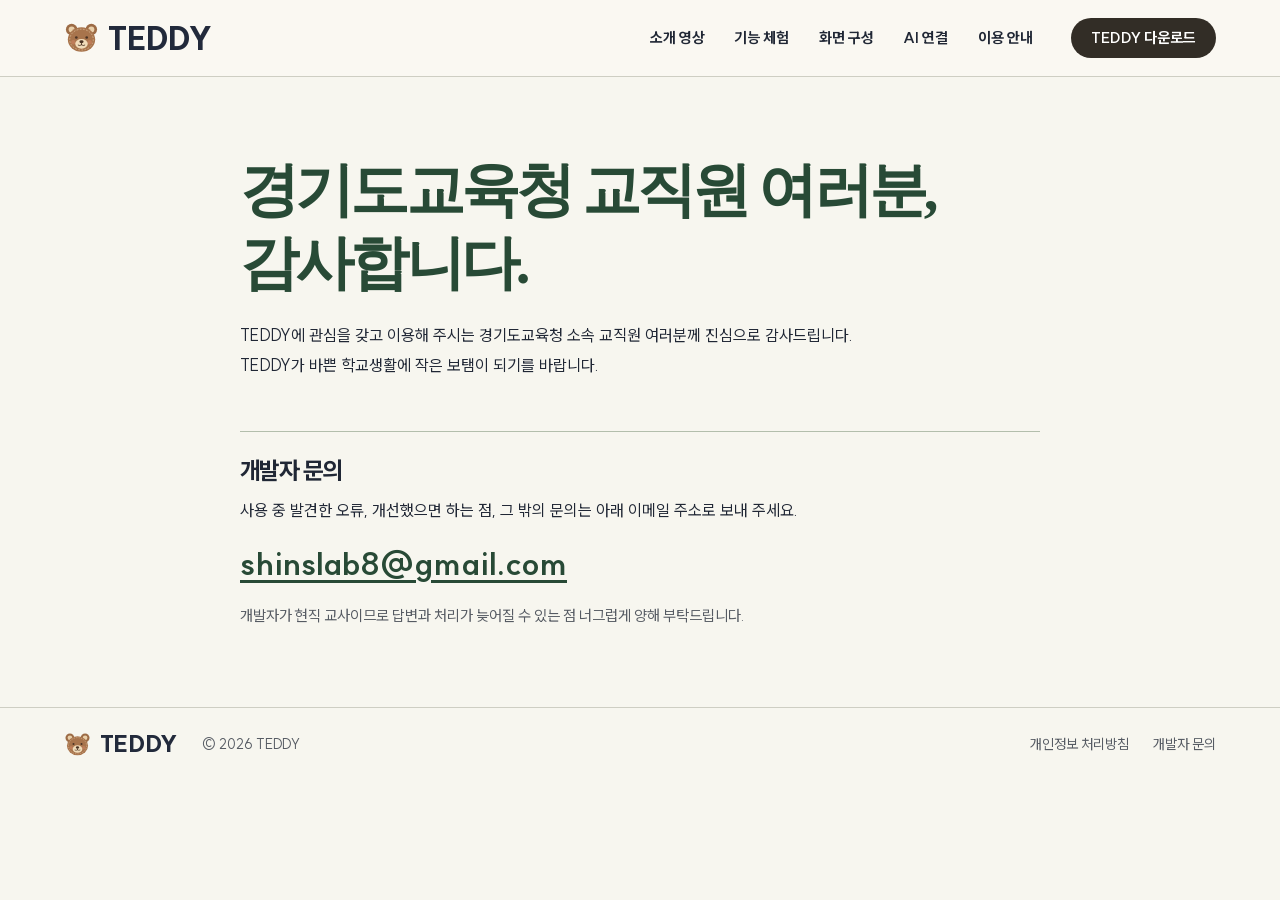
<file: contact.html>
<!doctype html>
<html lang="ko">
<head>
  <meta charset="utf-8">
  <meta name="viewport" content="width=device-width, initial-scale=1">
  <meta name="theme-color" content="#f7f6ef">
  <title>개발자 문의 · TEDDY</title>
  <meta name="description" content="TEDDY 사용 중 발견한 오류, 개선 제안, 기타 문의를 개발자에게 이메일로 보내 주세요.">
  <link rel="icon" href="favicon.svg" type="image/svg+xml">
  <link rel="stylesheet" href="site.css">
</head>
<body>
  <a class="skip" href="#top">본문으로 건너뛰기</a>
  <header class="mast">
    <div class="wrap mast-inner">
      <a class="brand" href="index.html" aria-label="TEDDY 홈"><img src="bear.svg" width="38" height="36" alt="">TEDDY</a>
      <nav aria-label="주 메뉴">
        <a href="index.html#film">소개 영상</a>
        <a href="index.html#app">기능 체험</a>
        <a href="index.html#features">화면 구성</a>
        <a href="index.html#ai-connect">AI 연결</a>
        <a href="index.html#faq">이용 안내</a>
      </nav>
      <a class="release-link" href="download.html#start">TEDDY 다운로드</a>
    </div>
  </header>
  <main id="top" class="wrap contact">
    <h1>경기도교육청 교직원 여러분,<br>감사합니다.</h1>
    <p>TEDDY에 관심을 갖고 이용해 주시는 경기도교육청 소속 교직원 여러분께 진심으로 감사드립니다. TEDDY가 바쁜 학교생활에 작은 보탬이 되기를 바랍니다.</p>
    <section aria-labelledby="contact-heading">
      <h2 id="contact-heading">개발자 문의</h2>
      <p>사용 중 발견한 오류, 개선했으면 하는 점, 그 밖의 문의는 아래 이메일 주소로 보내 주세요.</p>
      <a class="contact-email" href="mailto:shinslab8@gmail.com">shinslab8@gmail.com</a>
      <p class="contact-note">개발자가 현직 교사이므로 답변과 처리가 늦어질 수 있는 점 너그럽게 양해 부탁드립니다.</p>
    </section>
  </main>
  <footer class="site-footer"><div class="wrap"><a class="brand" href="index.html"><img src="bear.svg" width="30" height="28" alt="">TEDDY</a><span>© 2026 TEDDY</span><a href="privacy.html">개인정보 처리방침</a><a href="contact.html" aria-current="page">개발자 문의</a></div></footer>
</body>
</html>
</file>
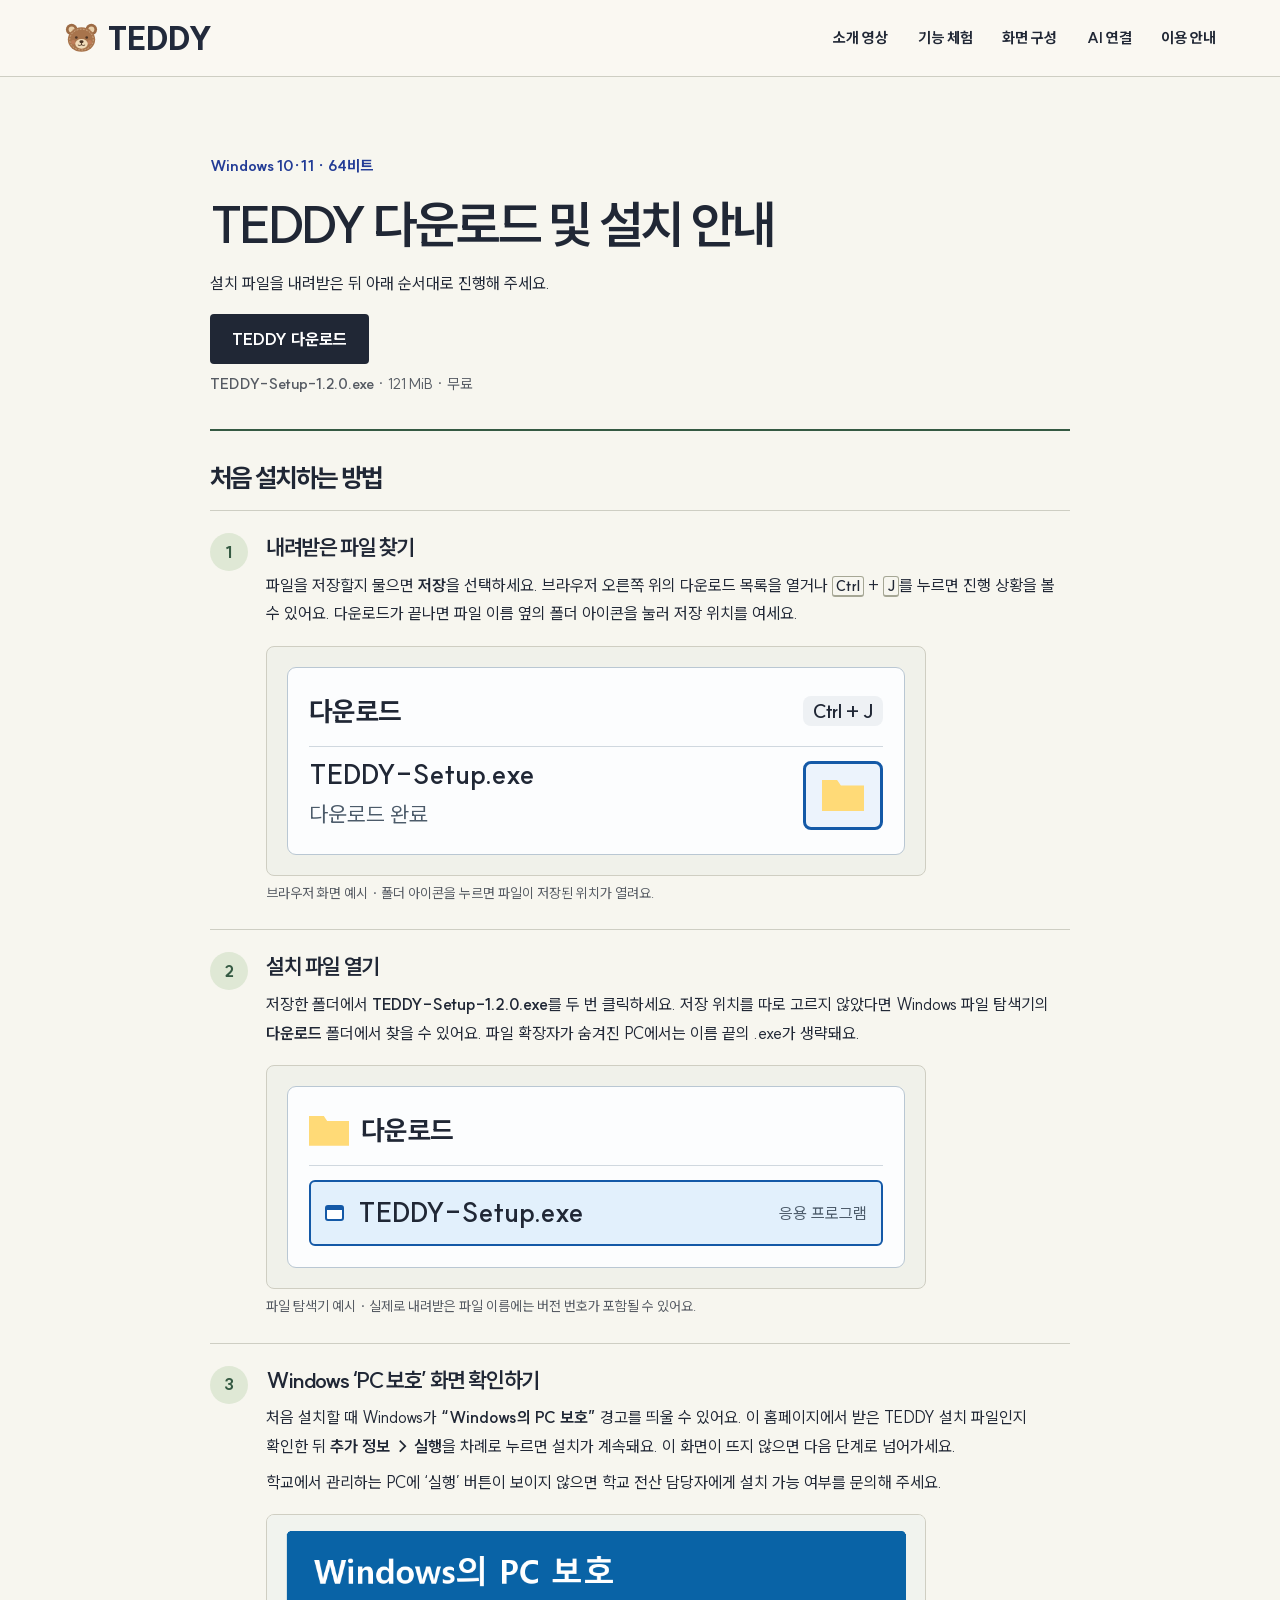
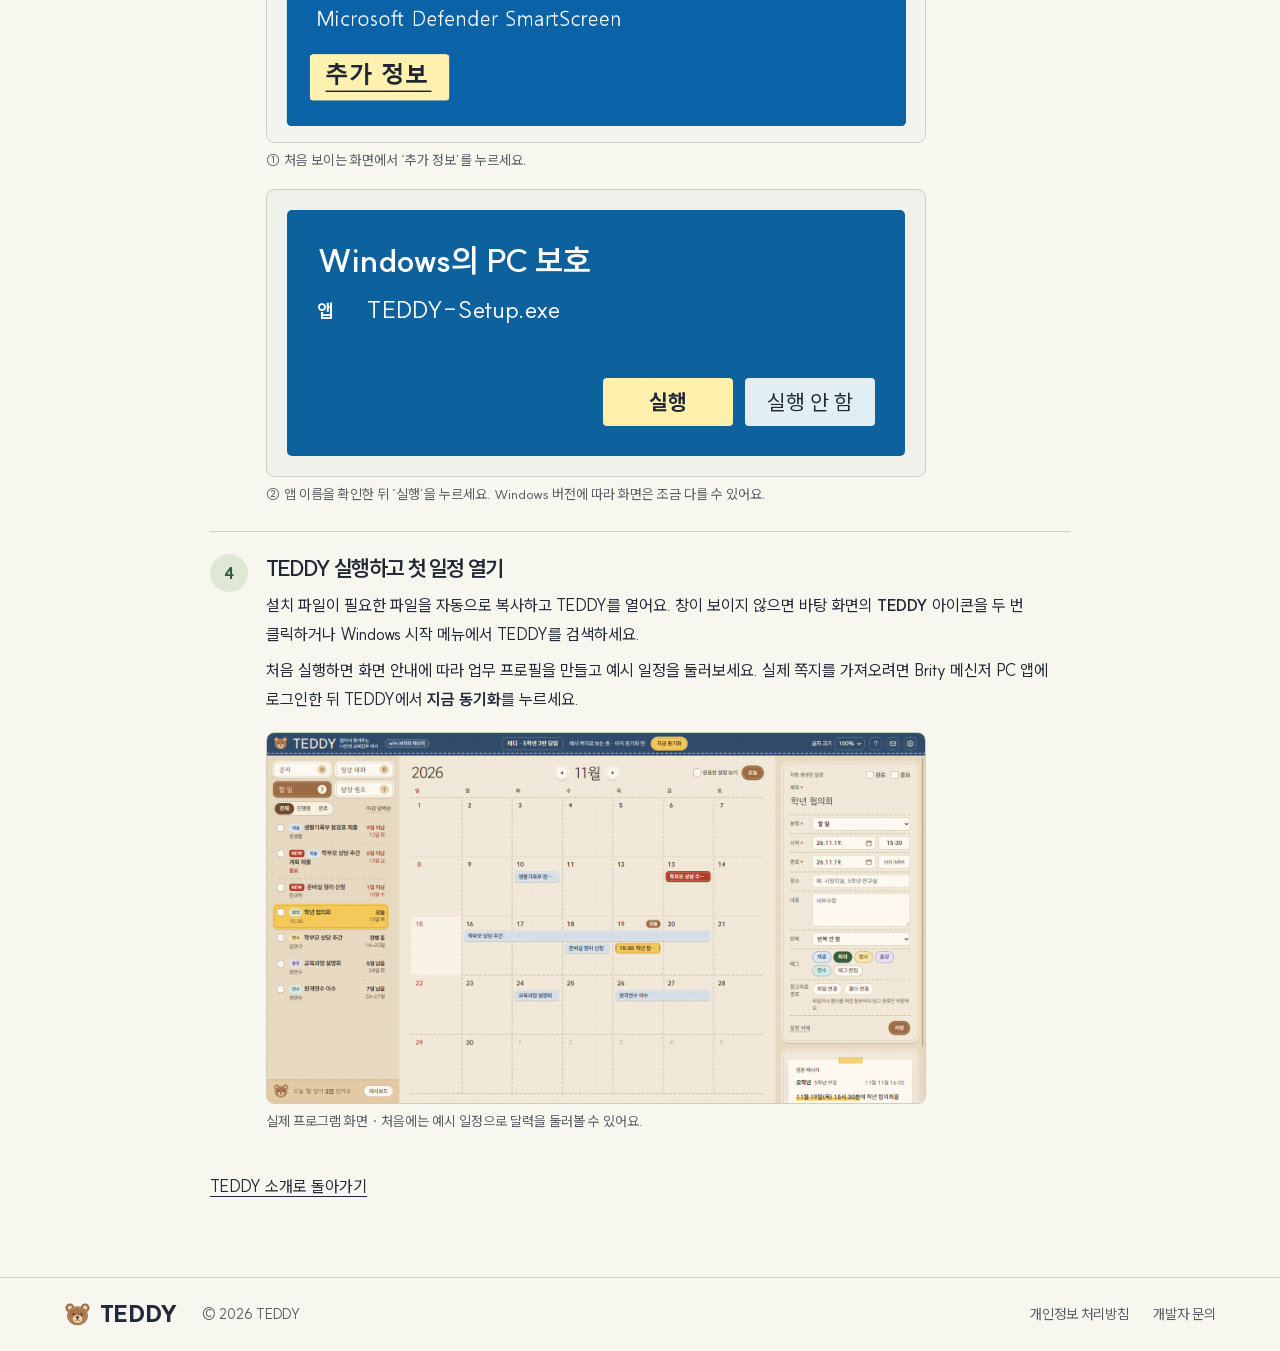
<file: download.html>
<!doctype html>
<html lang="ko">
<head>
  <meta charset="utf-8">
  <meta name="viewport" content="width=device-width, initial-scale=1">
  <meta name="theme-color" content="#f7f6ef">
  <title>TEDDY 다운로드 및 설치 안내</title>
  <meta name="description" content="Windows PC에서 TEDDY 설치 파일을 찾고 실행하는 방법, PC 보호 안내, 첫 실행까지 단계별로 확인하세요.">
  <link rel="icon" href="favicon.svg" type="image/svg+xml">
  <link rel="stylesheet" href="site.css">
  <script src="download.js" defer></script>
</head>
<body>
<a class="skip" href="#top">본문으로 건너뛰기</a>
<header class="mast">
  <div class="wrap mast-inner">
    <a class="brand" href="index.html" aria-label="TEDDY 홈"><img src="bear.svg" width="38" height="36" alt="">TEDDY</a>
    <nav aria-label="주 메뉴">
      <a href="index.html#film">소개 영상</a>
      <a href="index.html#app">기능 체험</a>
      <a href="index.html#features">화면 구성</a>
      <a href="index.html#ai-connect">AI 연결</a>
      <a href="index.html#faq">이용 안내</a>
    </nav>
  </div>
</header>
<main id="top" class="wrap install-guide">
  <header class="guide-intro">
    <p class="section-label">Windows 10·11 · 64비트</p>
    <h1>TEDDY 다운로드 및 설치 안내</h1>
    <p id="download-help">설치 파일을 내려받은 뒤 아래 순서대로 진행해 주세요.</p>
    <a id="installer" class="btn dark" href="https://github.com/easycodingperson/teddy-website/releases/download/v1.2.0/TEDDY-Setup-1.2.0.exe" download>TEDDY 다운로드</a>
    <p class="file-meta"><strong>TEDDY-Setup-1.2.0.exe</strong> · 121 MiB · 무료</p>
  </header>
  <h2 class="steps-heading">처음 설치하는 방법</h2>
  <ol class="install-steps">
    <li><h3>내려받은 파일 찾기</h3><p>파일을 저장할지 물으면 <strong>저장</strong>을 선택하세요. 브라우저 오른쪽 위의 다운로드 목록을 열거나 <kbd>Ctrl</kbd> + <kbd>J</kbd>를 누르면 진행 상황을 볼 수 있어요. 다운로드가 끝나면 파일 이름 옆의 폴더 아이콘을 눌러 저장 위치를 여세요.</p>
      <figure class="step-figure">
        <div class="installer-preview">
          <div class="installer-window">
            <div class="installer-folder">다운로드 <kbd>Ctrl + J</kbd></div>
            <div class="installer-download-row">
              <div><strong>TEDDY-Setup.exe</strong><small>다운로드 완료</small></div>
              <div class="installer-folder-highlight" role="img" aria-label="강조된 폴더 아이콘"><span class="installer-folder-icon" aria-hidden="true"></span></div>
            </div>
          </div>
        </div>
        <figcaption>브라우저 화면 예시 · 폴더 아이콘을 누르면 파일이 저장된 위치가 열려요.</figcaption>
      </figure>
    </li>
    <li><h3>설치 파일 열기</h3><p>저장한 폴더에서 <strong>TEDDY-Setup-1.2.0.exe</strong>를 두 번 클릭하세요. 저장 위치를 따로 고르지 않았다면 Windows 파일 탐색기의 <strong>다운로드</strong> 폴더에서 찾을 수 있어요. 파일 확장자가 숨겨진 PC에서는 이름 끝의 .exe가 생략돼요.</p>
      <figure class="step-figure">
        <div class="installer-preview">
          <div class="installer-window">
            <div class="installer-folder"><span class="installer-folder-icon" aria-hidden="true"></span>다운로드</div>
            <div class="installer-selection">
              <span class="installer-icon" aria-hidden="true"></span>
              <strong>TEDDY-Setup.exe</strong>
              <span class="installer-type">응용 프로그램</span>
            </div>
          </div>
        </div>
        <figcaption>파일 탐색기 예시 · 실제로 내려받은 파일 이름에는 버전 번호가 포함될 수 있어요.</figcaption>
      </figure>
    </li>
    <li><h3>Windows ‘PC 보호’ 화면 확인하기</h3><p>처음 설치할 때 Windows가 <strong>“Windows의 PC 보호”</strong> 경고를 띄울 수 있어요. 이 홈페이지에서 받은 TEDDY 설치 파일인지 확인한 뒤 <strong>추가 정보 → 실행</strong>을 차례로 누르면 설치가 계속돼요. 이 화면이 뜨지 않으면 다음 단계로 넘어가세요.</p><p>학교에서 관리하는 PC에 ‘실행’ 버튼이 보이지 않으면 학교 전산 담당자에게 설치 가능 여부를 문의해 주세요.</p>
      <figure class="step-figure">
        <img src="media/install/smartscreen-info.png" width="1000" height="344" loading="lazy" alt="Windows의 PC 보호 화면에서 왼쪽 아래 추가 정보가 강조된 예시">
        <figcaption>① 처음 보이는 화면에서 ‘추가 정보’를 누르세요.</figcaption>
      </figure>
      <figure class="step-figure">
        <div class="installer-preview">
          <div class="installer-protection">
            <strong class="installer-protection-title">Windows의 PC 보호</strong>
            <div class="installer-app-name"><b>앱</b> <span>TEDDY-Setup.exe</span></div>
            <div class="installer-actions">
              <span class="installer-action installer-action-run"><span>실행</span></span>
              <span class="installer-action"><span>실행 안 함</span></span>
            </div>
          </div>
        </div>
        <figcaption>② 앱 이름을 확인한 뒤 ‘실행’을 누르세요. Windows 버전에 따라 화면은 조금 다를 수 있어요.</figcaption>
      </figure>
    </li>
    <li><h3>TEDDY 실행하고 첫 일정 열기</h3><p>설치 파일이 필요한 파일을 자동으로 복사하고 TEDDY를 열어요. 창이 보이지 않으면 바탕 화면의 <strong>TEDDY</strong> 아이콘을 두 번 클릭하거나 Windows 시작 메뉴에서 TEDDY를 검색하세요.</p><p>처음 실행하면 화면 안내에 따라 업무 프로필을 만들고 예시 일정을 둘러보세요. 실제 쪽지를 가져오려면 Brity 메신저 PC 앱에 로그인한 뒤 TEDDY에서 <strong>지금 동기화</strong>를 누르세요.</p>
      <figure class="step-figure">
        <img src="teddy-calendar.webp" width="1600" height="900" loading="lazy" alt="TEDDY를 실행한 화면. 위쪽에 지금 동기화 버튼이 있고 아래에는 할 일과 달력이 표시된다.">
        <figcaption>실제 프로그램 화면 · 처음에는 예시 일정으로 달력을 둘러볼 수 있어요.</figcaption>
      </figure>
    </li>
  </ol>
  <p class="back-home"><a href="index.html">TEDDY 소개로 돌아가기</a></p>
</main>
<footer class="site-footer"><div class="wrap"><a class="brand" href="index.html"><img src="bear.svg" width="30" height="28" alt="">TEDDY</a><span>© 2026 TEDDY</span><a href="privacy.html">개인정보 처리방침</a><a href="contact.html">개발자 문의</a></div></footer>
</body></html>
</file>
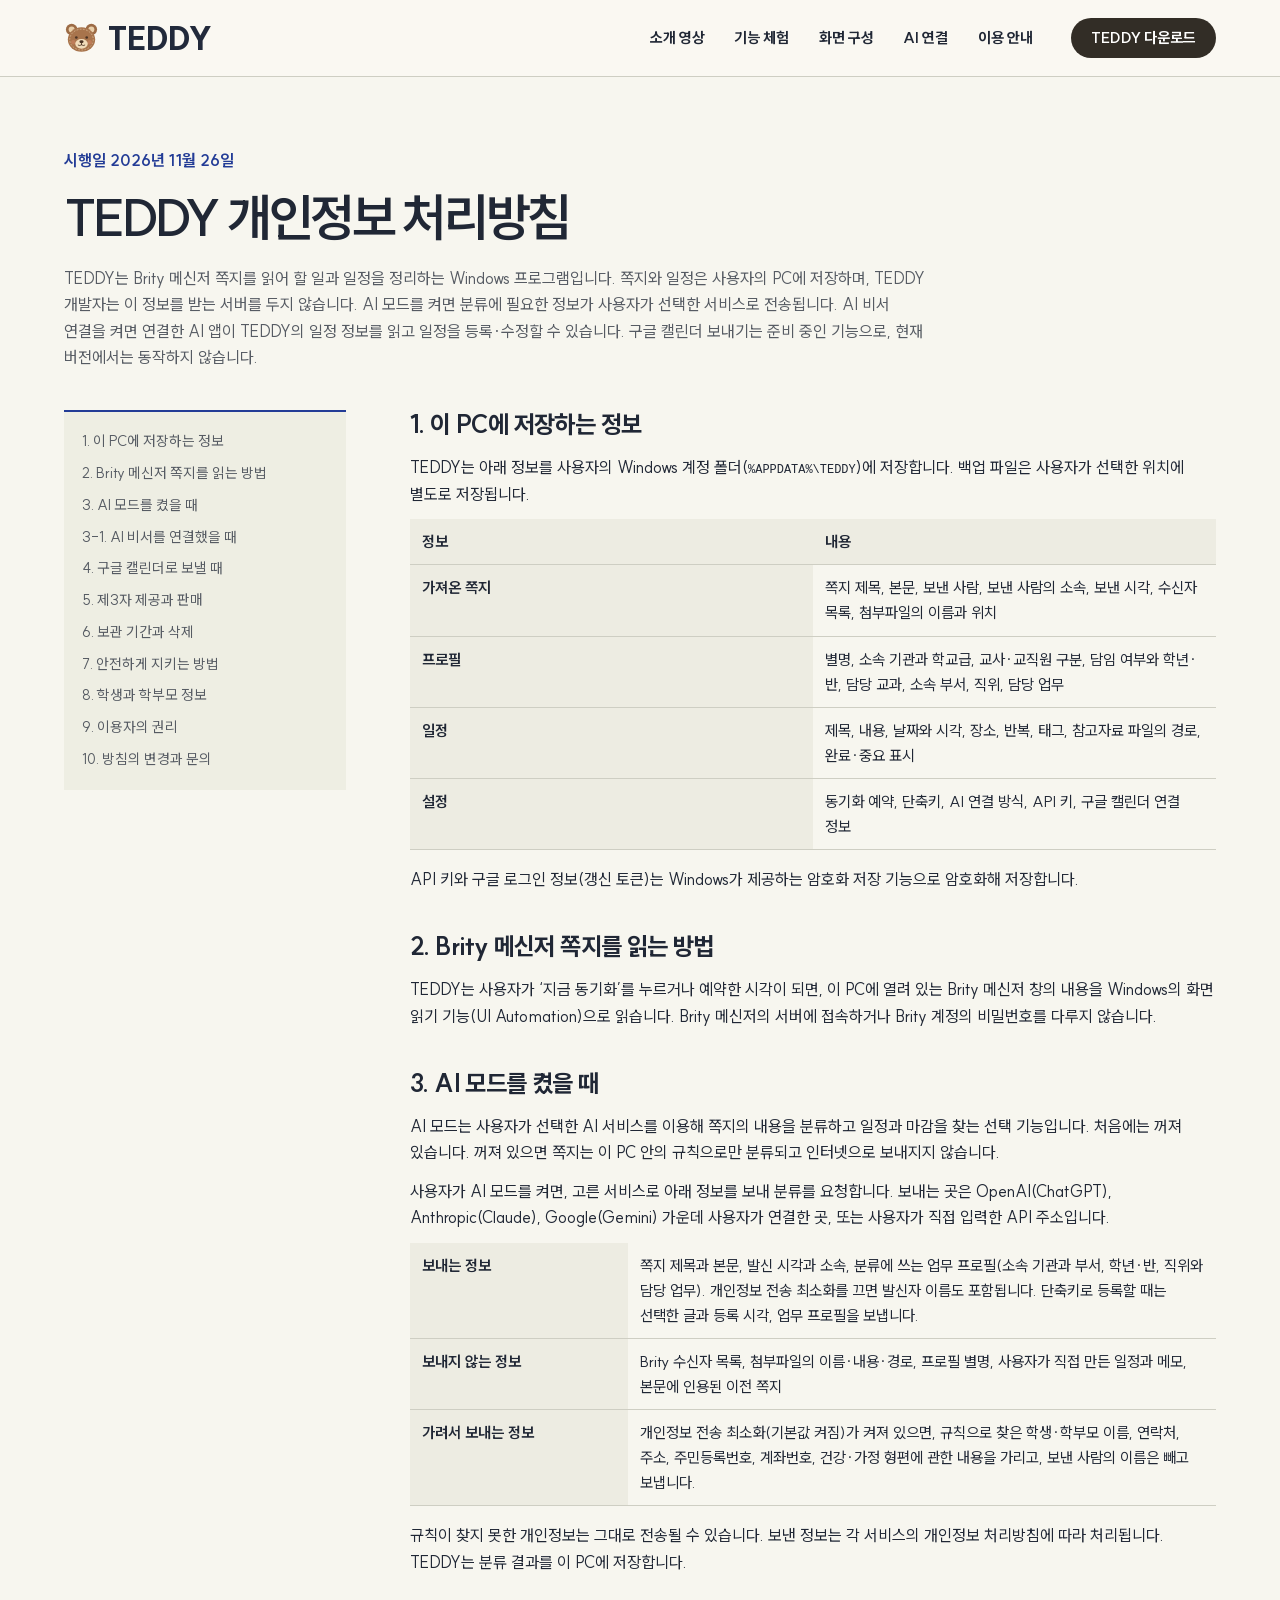
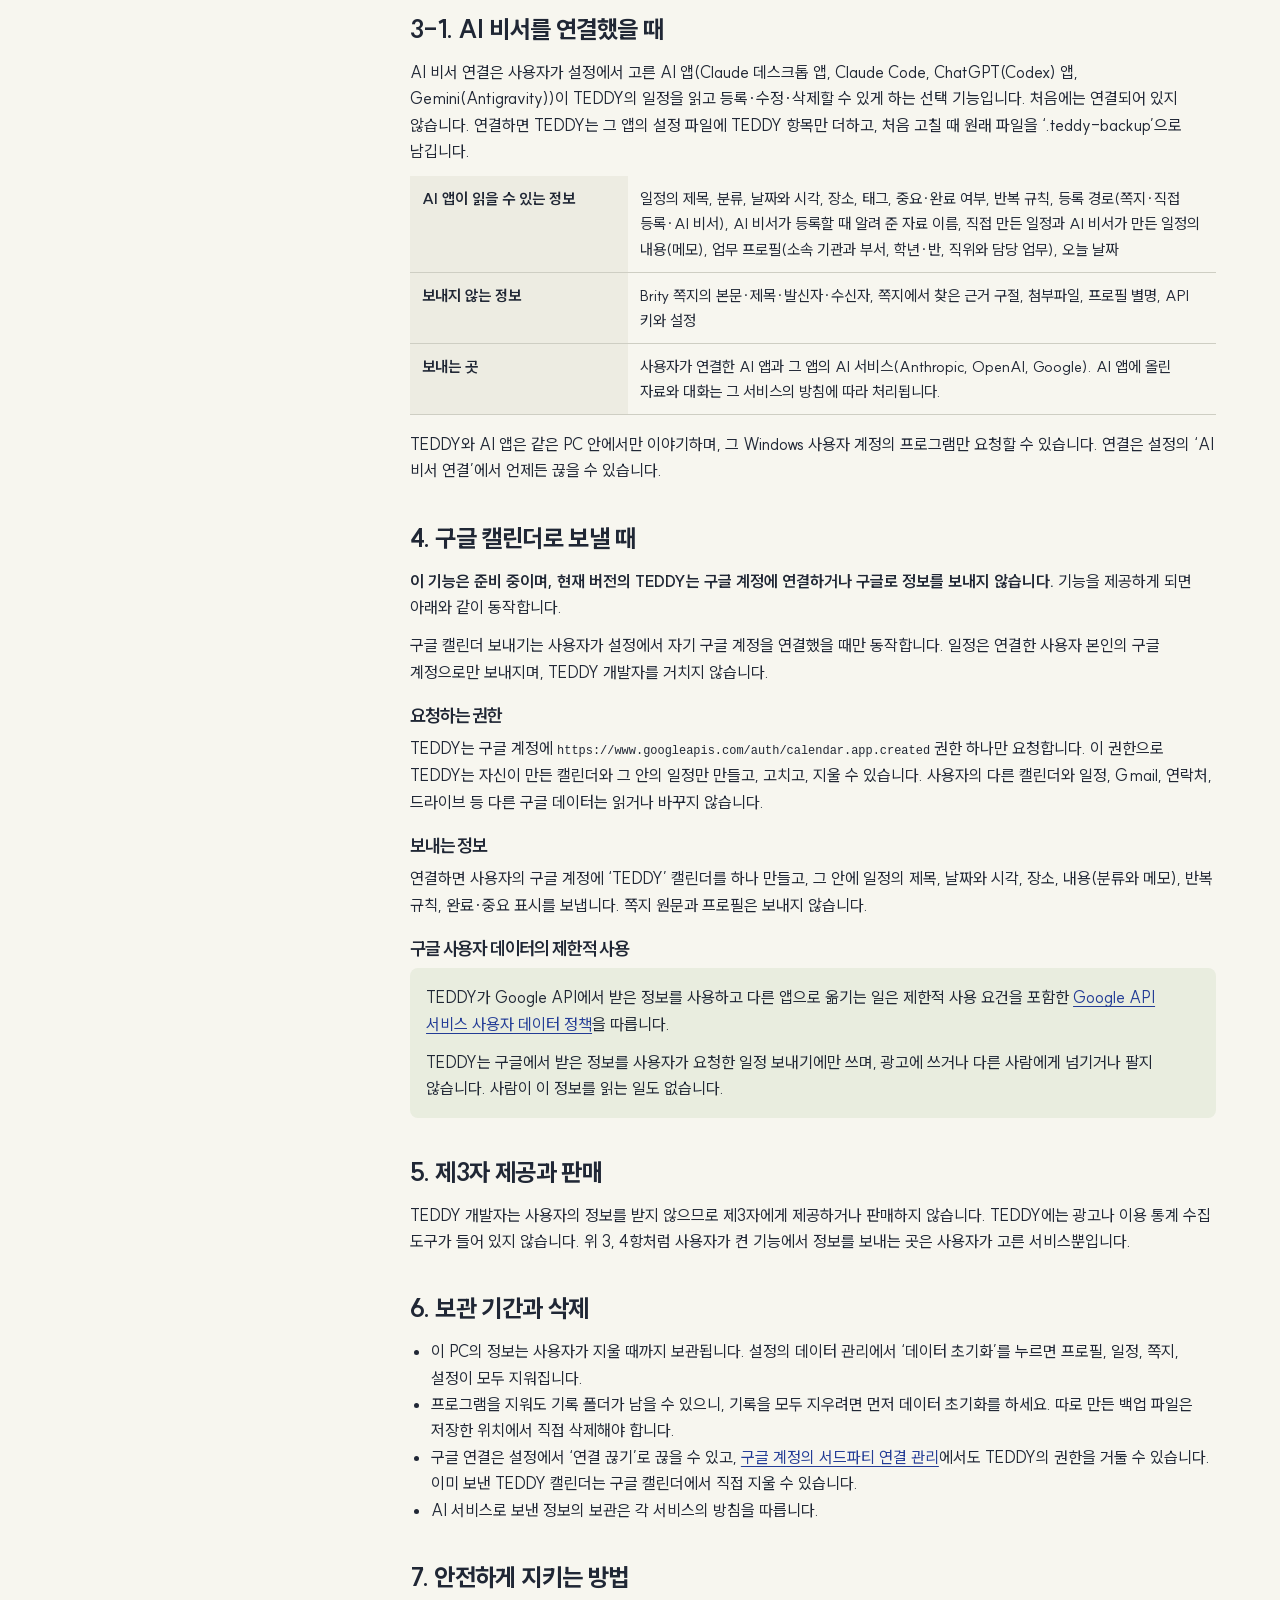
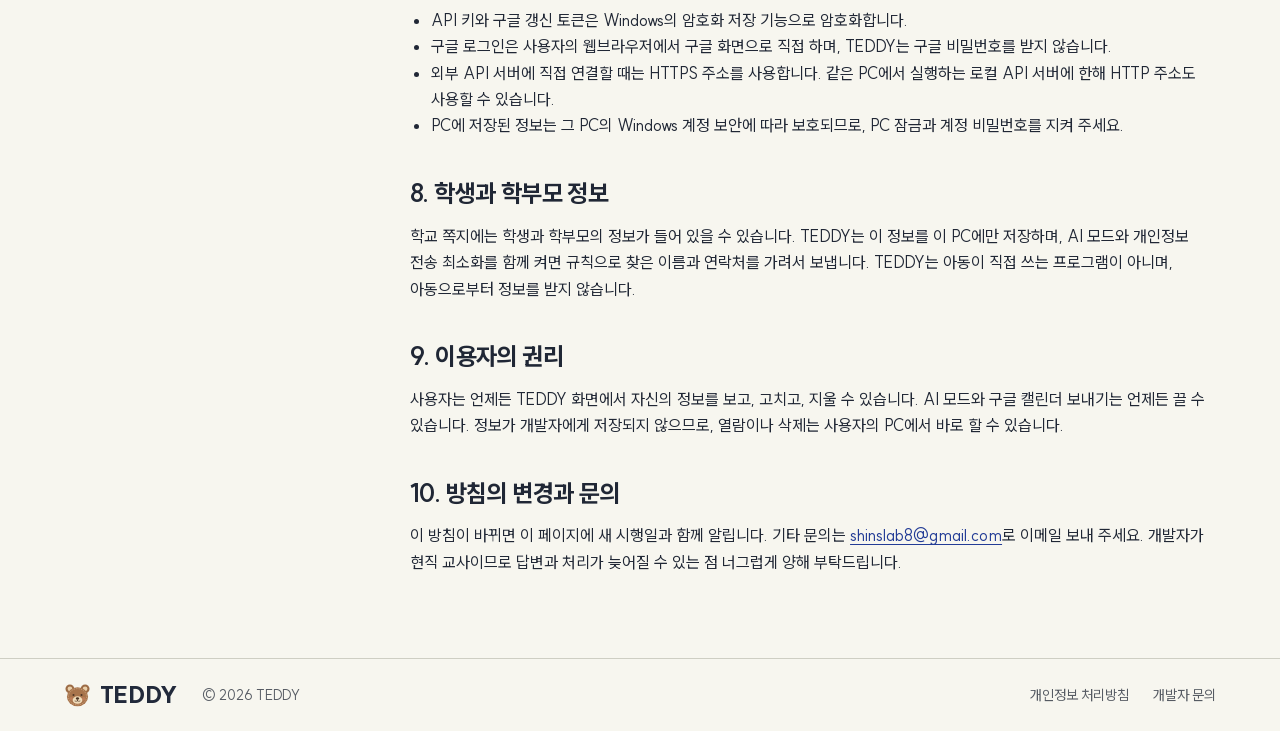
<file: privacy.html>
<!doctype html>
<html lang="ko"><head>
  <meta charset="utf-8">
  <meta name="viewport" content="width=device-width, initial-scale=1">
  <meta name="theme-color" content="#f7f6ef">
  <link rel="icon" href="favicon.svg" type="image/svg+xml">
  <link rel="preload" href="fonts/SUIT-Variable.woff2" as="font" type="font/woff2" crossorigin>
  <link rel="stylesheet" href="site.css">
  <title>TEDDY 개인정보 처리방침</title>
  <meta name="description" content="TEDDY가 PC에 보관하는 정보, 선택한 AI 서비스로 전송하는 정보, 백업과 삭제 방법을 안내합니다.">
  <meta property="og:type" content="article"><meta property="og:title" content="TEDDY 개인정보 처리방침"><meta property="og:image" content="https://easycodingperson.github.io/teddy-website/share.jpg">
</head><body>
<a class="skip" href="#top">본문으로 건너뛰기</a>
<header class="mast">
  <div class="wrap mast-inner">
    <a class="brand" href="index.html" aria-label="TEDDY 홈"><img src="bear.svg" width="38" height="36" alt="">TEDDY</a>
    <nav aria-label="주 메뉴">
      <a href="index.html#film">소개 영상</a>
      <a href="index.html#app">기능 체험</a>
      <a href="index.html#features">화면 구성</a>
      <a href="index.html#ai-connect">AI 연결</a>
      <a href="index.html#faq">이용 안내</a>
    </nav>
    <a class="release-link" href="download.html#start">TEDDY 다운로드</a>
  </div>
</header>
<main id="top">
  <article class="doc wrap">
    <div class="doc__head">
      <p class="doc__meta">시행일 2026년 11월 26일</p>
      <h1>TEDDY 개인정보 처리방침</h1>
      <p>TEDDY는 Brity 메신저 쪽지를 읽어 할 일과 일정을 정리하는 Windows 프로그램입니다. 쪽지와 일정은 사용자의 PC에 저장하며, TEDDY 개발자는 이 정보를 받는 서버를 두지 않습니다. AI 모드를 켜면 분류에 필요한 정보가 사용자가 선택한 서비스로 전송됩니다. AI 비서 연결을 켜면 연결한 AI 앱이 TEDDY의 일정 정보를 읽고 일정을 등록·수정할 수 있습니다. 구글 캘린더 보내기는 준비 중인 기능으로, 현재 버전에서는 동작하지 않습니다.</p>
    </div>

    <div class="doc__body">
      <nav class="doc__toc" aria-label="차례">
        <ol>
          <li><a href="#stored">1. 이 PC에 저장하는 정보</a></li>
          <li><a href="#brity">2. Brity 메신저 쪽지를 읽는 방법</a></li>
          <li><a href="#ai">3. AI 모드를 켰을 때</a></li>
          <li><a href="#agent">3-1. AI 비서를 연결했을 때</a></li>
          <li><a href="#google">4. 구글 캘린더로 보낼 때</a></li>
          <li><a href="#share">5. 제3자 제공과 판매</a></li>
          <li><a href="#keep">6. 보관 기간과 삭제</a></li>
          <li><a href="#safety">7. 안전하게 지키는 방법</a></li>
          <li><a href="#students">8. 학생과 학부모 정보</a></li>
          <li><a href="#rights">9. 이용자의 권리</a></li>
          <li><a href="#change">10. 방침의 변경과 문의</a></li>
        </ol>
      </nav>

      <div class="doc__text">
        <h2 id="stored">1. 이 PC에 저장하는 정보</h2>
        <p>TEDDY는 아래 정보를 사용자의 Windows 계정 폴더(<code>%APPDATA%\TEDDY</code>)에 저장합니다. 백업 파일은 사용자가 선택한 위치에 별도로 저장됩니다.</p>
        <table class="doc__table">
          <thead><tr><th scope="col">정보</th><th scope="col">내용</th></tr></thead>
          <tbody>
            <tr><th scope="row">가져온 쪽지</th><td>쪽지 제목, 본문, 보낸 사람, 보낸 사람의 소속, 보낸 시각, 수신자 목록, 첨부파일의 이름과 위치</td></tr>
            <tr><th scope="row">프로필</th><td>별명, 소속 기관과 학교급, 교사·교직원 구분, 담임 여부와 학년·반, 담당 교과, 소속 부서, 직위, 담당 업무</td></tr>
            <tr><th scope="row">일정</th><td>제목, 내용, 날짜와 시각, 장소, 반복, 태그, 참고자료 파일의 경로, 완료·중요 표시</td></tr>
            <tr><th scope="row">설정</th><td>동기화 예약, 단축키, AI 연결 방식, API 키, 구글 캘린더 연결 정보</td></tr>
          </tbody>
        </table>
        <p>API 키와 구글 로그인 정보(갱신 토큰)는 Windows가 제공하는 암호화 저장 기능으로 암호화해 저장합니다.</p>

        <h2 id="brity">2. Brity 메신저 쪽지를 읽는 방법</h2>
        <p>TEDDY는 사용자가 ‘지금 동기화’를 누르거나 예약한 시각이 되면, 이 PC에 열려 있는 Brity 메신저 창의 내용을 Windows의 화면 읽기 기능(UI Automation)으로 읽습니다. Brity 메신저의 서버에 접속하거나 Brity 계정의 비밀번호를 다루지 않습니다.</p>

        <h2 id="ai">3. AI 모드를 켰을 때</h2>
        <p>AI 모드는 사용자가 선택한 AI 서비스를 이용해 쪽지의 내용을 분류하고 일정과 마감을 찾는 선택 기능입니다. 처음에는 꺼져 있습니다. 꺼져 있으면 쪽지는 이 PC 안의 규칙으로만 분류되고 인터넷으로 보내지지 않습니다.</p>
        <p>사용자가 AI 모드를 켜면, 고른 서비스로 아래 정보를 보내 분류를 요청합니다. 보내는 곳은 OpenAI(ChatGPT), Anthropic(Claude), Google(Gemini) 가운데 사용자가 연결한 곳, 또는 사용자가 직접 입력한 API 주소입니다.</p>
        <table class="doc__table">
          <tbody>
            <tr><th scope="row">보내는 정보</th><td>쪽지 제목과 본문, 발신 시각과 소속, 분류에 쓰는 업무 프로필(소속 기관과 부서, 학년·반, 직위와 담당 업무). 개인정보 전송 최소화를 끄면 발신자 이름도 포함됩니다. 단축키로 등록할 때는 선택한 글과 등록 시각, 업무 프로필을 보냅니다.</td></tr>
            <tr><th scope="row">보내지 않는 정보</th><td>Brity 수신자 목록, 첨부파일의 이름·내용·경로, 프로필 별명, 사용자가 직접 만든 일정과 메모, 본문에 인용된 이전 쪽지</td></tr>
            <tr><th scope="row">가려서 보내는 정보</th><td>개인정보 전송 최소화(기본값 켜짐)가 켜져 있으면, 규칙으로 찾은 학생·학부모 이름, 연락처, 주소, 주민등록번호, 계좌번호, 건강·가정 형편에 관한 내용을 가리고, 보낸 사람의 이름은 빼고 보냅니다.</td></tr>
          </tbody>
        </table>
        <p>규칙이 찾지 못한 개인정보는 그대로 전송될 수 있습니다. 보낸 정보는 각 서비스의 개인정보 처리방침에 따라 처리됩니다. TEDDY는 분류 결과를 이 PC에 저장합니다.</p>

        <h2 id="agent">3-1. AI 비서를 연결했을 때</h2>
        <p>AI 비서 연결은 사용자가 설정에서 고른 AI 앱(Claude 데스크톱 앱, Claude Code, ChatGPT(Codex) 앱, Gemini(Antigravity))이 TEDDY의 일정을 읽고 등록·수정·삭제할 수 있게 하는 선택 기능입니다. 처음에는 연결되어 있지 않습니다. 연결하면 TEDDY는 그 앱의 설정 파일에 TEDDY 항목만 더하고, 처음 고칠 때 원래 파일을 ‘.teddy-backup’으로 남깁니다.</p>
        <table class="doc__table">
          <tbody>
            <tr><th scope="row">AI 앱이 읽을 수 있는 정보</th><td>일정의 제목, 분류, 날짜와 시각, 장소, 태그, 중요·완료 여부, 반복 규칙, 등록 경로(쪽지·직접 등록·AI 비서), AI 비서가 등록할 때 알려 준 자료 이름, 직접 만든 일정과 AI 비서가 만든 일정의 내용(메모), 업무 프로필(소속 기관과 부서, 학년·반, 직위와 담당 업무), 오늘 날짜</td></tr>
            <tr><th scope="row">보내지 않는 정보</th><td>Brity 쪽지의 본문·제목·발신자·수신자, 쪽지에서 찾은 근거 구절, 첨부파일, 프로필 별명, API 키와 설정</td></tr>
            <tr><th scope="row">보내는 곳</th><td>사용자가 연결한 AI 앱과 그 앱의 AI 서비스(Anthropic, OpenAI, Google). AI 앱에 올린 자료와 대화는 그 서비스의 방침에 따라 처리됩니다.</td></tr>
          </tbody>
        </table>
        <p>TEDDY와 AI 앱은 같은 PC 안에서만 이야기하며, 그 Windows 사용자 계정의 프로그램만 요청할 수 있습니다. 연결은 설정의 ‘AI 비서 연결’에서 언제든 끊을 수 있습니다.</p>
        <h2 id="google">4. 구글 캘린더로 보낼 때</h2>
        <p><strong>이 기능은 준비 중이며, 현재 버전의 TEDDY는 구글 계정에 연결하거나 구글로 정보를 보내지 않습니다.</strong> 기능을 제공하게 되면 아래와 같이 동작합니다.</p>
        <p>구글 캘린더 보내기는 사용자가 설정에서 자기 구글 계정을 연결했을 때만 동작합니다. 일정은 연결한 사용자 본인의 구글 계정으로만 보내지며, TEDDY 개발자를 거치지 않습니다.</p>
        <h3>요청하는 권한</h3>
        <p>TEDDY는 구글 계정에 <code>https://www.googleapis.com/auth/calendar.app.created</code> 권한 하나만 요청합니다. 이 권한으로 TEDDY는 자신이 만든 캘린더와 그 안의 일정만 만들고, 고치고, 지울 수 있습니다. 사용자의 다른 캘린더와 일정, Gmail, 연락처, 드라이브 등 다른 구글 데이터는 읽거나 바꾸지 않습니다.</p>
        <h3>보내는 정보</h3>
        <p>연결하면 사용자의 구글 계정에 ‘TEDDY’ 캘린더를 하나 만들고, 그 안에 일정의 제목, 날짜와 시각, 장소, 내용(분류와 메모), 반복 규칙, 완료·중요 표시를 보냅니다. 쪽지 원문과 프로필은 보내지 않습니다.</p>
        <h3>구글 사용자 데이터의 제한적 사용</h3>
        <div class="doc__note">
          <p>TEDDY가 Google API에서 받은 정보를 사용하고 다른 앱으로 옮기는 일은 제한적 사용 요건을 포함한 <a class="link" href="https://developers.google.com/terms/api-services-user-data-policy">Google API 서비스 사용자 데이터 정책</a>을 따릅니다.</p>
          <p>TEDDY는 구글에서 받은 정보를 사용자가 요청한 일정 보내기에만 쓰며, 광고에 쓰거나 다른 사람에게 넘기거나 팔지 않습니다. 사람이 이 정보를 읽는 일도 없습니다.</p>
        </div>

        <h2 id="share">5. 제3자 제공과 판매</h2>
        <p>TEDDY 개발자는 사용자의 정보를 받지 않으므로 제3자에게 제공하거나 판매하지 않습니다. TEDDY에는 광고나 이용 통계 수집 도구가 들어 있지 않습니다. 위 3, 4항처럼 사용자가 켠 기능에서 정보를 보내는 곳은 사용자가 고른 서비스뿐입니다.</p>

        <h2 id="keep">6. 보관 기간과 삭제</h2>
        <ul>
          <li>이 PC의 정보는 사용자가 지울 때까지 보관됩니다. 설정의 데이터 관리에서 ‘데이터 초기화’를 누르면 프로필, 일정, 쪽지, 설정이 모두 지워집니다.</li>
          <li>프로그램을 지워도 기록 폴더가 남을 수 있으니, 기록을 모두 지우려면 먼저 데이터 초기화를 하세요. 따로 만든 백업 파일은 저장한 위치에서 직접 삭제해야 합니다.</li>
          <li>구글 연결은 설정에서 ‘연결 끊기’로 끊을 수 있고, <a class="link" href="https://myaccount.google.com/permissions">구글 계정의 서드파티 연결 관리</a>에서도 TEDDY의 권한을 거둘 수 있습니다. 이미 보낸 TEDDY 캘린더는 구글 캘린더에서 직접 지울 수 있습니다.</li>
          <li>AI 서비스로 보낸 정보의 보관은 각 서비스의 방침을 따릅니다.</li>
        </ul>

        <h2 id="safety">7. 안전하게 지키는 방법</h2>
        <ul>
          <li>API 키와 구글 갱신 토큰은 Windows의 암호화 저장 기능으로 암호화합니다.</li>
          <li>구글 로그인은 사용자의 웹브라우저에서 구글 화면으로 직접 하며, TEDDY는 구글 비밀번호를 받지 않습니다.</li>
          <li>외부 API 서버에 직접 연결할 때는 HTTPS 주소를 사용합니다. 같은 PC에서 실행하는 로컬 API 서버에 한해 HTTP 주소도 사용할 수 있습니다.</li>
          <li>PC에 저장된 정보는 그 PC의 Windows 계정 보안에 따라 보호되므로, PC 잠금과 계정 비밀번호를 지켜 주세요.</li>
        </ul>

        <h2 id="students">8. 학생과 학부모 정보</h2>
        <p>학교 쪽지에는 학생과 학부모의 정보가 들어 있을 수 있습니다. TEDDY는 이 정보를 이 PC에만 저장하며, AI 모드와 개인정보 전송 최소화를 함께 켜면 규칙으로 찾은 이름과 연락처를 가려서 보냅니다. TEDDY는 아동이 직접 쓰는 프로그램이 아니며, 아동으로부터 정보를 받지 않습니다.</p>

        <h2 id="rights">9. 이용자의 권리</h2>
        <p>사용자는 언제든 TEDDY 화면에서 자신의 정보를 보고, 고치고, 지울 수 있습니다. AI 모드와 구글 캘린더 보내기는 언제든 끌 수 있습니다. 정보가 개발자에게 저장되지 않으므로, 열람이나 삭제는 사용자의 PC에서 바로 할 수 있습니다.</p>

        <h2 id="change">10. 방침의 변경과 문의</h2>
        <p>이 방침이 바뀌면 이 페이지에 새 시행일과 함께 알립니다. 기타 문의는 <a class="link" href="mailto:shinslab8@gmail.com">shinslab8@gmail.com</a>로 이메일 보내 주세요. 개발자가 현직 교사이므로 답변과 처리가 늦어질 수 있는 점 너그럽게 양해 부탁드립니다.</p>
      </div>
    </div>
  </article>
</main>
<footer class="site-footer"><div class="wrap"><a class="brand" href="index.html"><img src="bear.svg" width="30" height="28" alt="">TEDDY</a><span>© 2026 TEDDY</span><a href="privacy.html">개인정보 처리방침</a><a href="contact.html">개발자 문의</a></div></footer>
</body></html>
</file>
<file: site.css>
@font-face {
  font-family: SUIT;
  src: url("fonts/SUIT-Variable.woff2") format("woff2");
  font-weight: 100 900;
  font-display: swap;
}
:root {
  --paper: #f7f6ef;
  --white: #fffef7;
  --ink: #202735;
  --muted: #565b63;
  --line: #cecec3;
  --blue: #233c96;
  --bright: #dee997;
  --red: #b4432f;
  --serif: "Noto Serif KR", "본명조", "AppleMyungjo", "Batang", "바탕", serif;
  --latin: Georgia, "Times New Roman", serif;
  background: var(--paper);
  color: var(--ink);
  font: 400 100%/1.65 SUIT, "Malgun Gothic", sans-serif;
  word-break: keep-all;
  overflow-wrap: anywhere;
}
* { box-sizing: border-box }
body,h1,h2,h3,p,figure,dl,dd,fieldset { margin: 0 }
a { color: inherit }
button,input { font: inherit }
button,summary,label { -webkit-tap-highlight-color: transparent }
button,summary { cursor: pointer }
img,video { display: block; max-width: 100% }
[hidden] { display: none !important }
:focus-visible { outline: 3px solid #b54f30; outline-offset: 4px }
::selection { background: #e2e9a6; color: var(--ink) }
.wrap { width: min(1264px,calc(100% - clamp(40px,10vw,160px))); margin-inline: auto }
h1,h2,h3 { line-height: 1.23; letter-spacing: -.065em }
h2 { font-size: clamp(2.25rem,3.5vw,3.75rem); font-weight: 770 }
h3 { font-size: 1.35rem }
.sr-only,.skip:not(:focus) { clip-path: inset(50%); position: absolute; height: 1px; width: 1px; overflow: hidden; white-space: nowrap }
.skip:focus { position: fixed; top: 10px; left: 10px; z-index: 9; background: white; padding: .6em 1em }
.mast { background: #faf8f2; border-bottom: 1px solid var(--line) }
.home { scroll-padding-top: calc(77px + .75rem) }
.home .mast { position: sticky; top: 0; z-index: 5 }
.mast-inner { min-height: 76px; display: flex; gap: clamp(18px,3vw,46px); align-items: center }
.brand { display: inline-flex; align-items: center; gap: 9px; text-decoration: none; font-size: 1.9rem; letter-spacing: 0; font-weight: 930; line-height: 1; color: #222a3b }
.brand img { width: 35px; height: auto }
.mast nav { margin-left: auto; display: flex; align-items: center; gap: clamp(16px,2.3vw,36px) }
.mast nav a,.release-link { text-decoration: none; font-size: .93rem; font-weight: 730 }
.mast nav a { padding-block: 10px }
.mast nav a:hover,.site-footer a:hover,.under:hover { text-decoration: underline; text-underline-offset: 5px }
.release-link { background:#322d26; color:white; border-radius:24px; padding:8px 20px }
.release-link:hover { background:#355a43 }
.hero-ground { position:relative; isolation:isolate; overflow:hidden; background:#f5f2e5; border-bottom:1px solid var(--line) }
.hero-banner { position:absolute; inset:0; width:100%; height:100%; max-width:none; object-fit:cover; object-position:right center; z-index:-2 }
.hero-ground::after { content:""; position:absolute; inset:0; z-index:-1; background:linear-gradient(90deg,#faf8f2dc 0%,#faf8f277 41%,transparent 62%); pointer-events:none }
.hero{display:grid;grid-template-columns:minmax(0,.95fr) minmax(0,1.05fr);gap:clamp(35px,5vw,84px);align-items:center;padding-block:clamp(54px,5.2vw,84px) clamp(68px,6.4vw,100px)}
.audience{font-size:.91rem;font-weight:780;color:var(--green)}
.audience{display:flex;align-items:center;gap:9px}
.audience span{width:21px;height:2px;background:#6d8466}

.hero h1{letter-spacing:-.05em;font-size:clamp(3.05rem,5.25vw,5.05rem);font-weight:830;line-height:1.12;margin:22px 0 21px}
.hero h1 em{font-style:normal;color:var(--green)}
.lead{font-size:clamp(1.04rem,1.32vw,1.22rem);line-height:1.7;max-width:29em;color:var(--muted);letter-spacing:-.025em}
.buttons{display:flex;gap:10px;flex-wrap:wrap;margin-top:30px}
.hero .btn{display:inline-flex;align-items:center;justify-content:center;gap:10px;border:1px solid transparent;border-radius:10px;padding:12px 22px;font-weight:760;text-decoration:none;transition:background .15s,color .15s}
.primary{background:var(--green);color:white}
.primary:hover{background:#264833}
.hero .secondary{background:var(--cream);border-color:#cbc8bc}
.secondary:hover{background:#eeeade}
.inbox-icon{position:relative;width:18px;height:14px;border:1.6px solid;border-radius:3px;overflow:hidden}
.inbox-icon:before{content:"";position:absolute;width:12px;height:12px;left:1px;top:-8px;transform:rotate(45deg);border:1.6px solid}
.platform{font-size:.85rem;display:flex;align-items:center;gap:8px;color:var(--muted);margin-top:19px}
.divider{height:12px;border-left:1px solid #aaa69b;margin:0 2px}
.windows-icon{width:13px;height:13px;background:conic-gradient(currentColor 0 0) 0 0/6px 6px repeat;mask:linear-gradient(90deg,black 0 45%,transparent 45% 55%,black 55%),linear-gradient(black 0 45%, transparent 45% 55%,black 55%);mask-composite:intersect}
.hero { --green:#355a43; --cream:#fffdf7; --muted:#645f55; color:#322d26; max-width:1200px }
.btn { display:inline-flex; align-items:center; justify-content:center; gap:10px; padding:12px 22px; border-radius:4px; font-weight:770; text-decoration:none }
.play { width:0; height:0; border-block:5px solid transparent; border-left:8px solid currentColor }
.under { font-weight:680; text-underline-offset:5px }
.stories { padding-block:clamp(42px,4.6vw,72px); border-bottom:1px solid var(--line) }
.stories-head { display:flex; align-items:center; justify-content:space-between; gap:18px; margin-bottom:22px }
.story-window { overflow:hidden; border-radius:16px }
.story-track { display:grid; grid-auto-flow:column; grid-auto-columns:100%; transition:transform .48s ease-in-out }
.story-progress { height:6px; margin-top:10px; overflow:hidden; border-radius:6px; background:#d7dfd0 }
.story-progress span { display:block; height:100%; border-radius:inherit; background:#38734e; transform:scaleX(0); transform-origin:left }
@media(max-width:600px) { #stories-title { font-size:clamp(1.5rem,6.4vw,2.25rem) } }
@media(prefers-reduced-motion:reduce) { .story-track { transition:none } }
@media(max-width:600px) { .stories-head { flex-wrap:wrap } }
.stories h2 { font-size:clamp(1.85rem,3vw,2.9rem) }
.story { display:grid; grid-template-columns:minmax(0,1.12fr) minmax(0,1fr); align-items:stretch; border:1px solid var(--line); border-radius:16px; overflow:hidden; background:#fffdf7 }
.story>img { width:100%; height:100%; aspect-ratio:1.9; object-fit:cover; object-position:center 44% }
.story-copy { align-self:center; padding:clamp(22px,3.5vw,54px) }
.story-source { color:#526047; font-weight:700; font-size:.9rem }
.story-copy h3 { margin:10px 0 15px; font-size:clamp(1.45rem,2.25vw,2.25rem) }
.story blockquote { margin:0; font:500 clamp(1rem,1.3vw,1.18rem)/1.8 var(--serif) }
.story-date { display:grid; border-top:1px solid var(--line); margin-top:20px; padding-top:12px }
.story-date span { color:var(--muted); font-size:.85rem }.story-date time { font-size:1.1rem; font-weight:730; color:#355a43 }
.pager { display:flex; gap:6px }.pager button { display:grid; place-items:center; width:40px; height:40px; padding:0; border:1px solid #bebfaf; border-radius:50%; background:#fffdf4; color:#355a43; font:650 1.55rem/1 SUIT,sans-serif }
.pager button:hover { background:#e5ebdd }
.pager svg { display:block }
.pager [data-turn] path { fill:none; stroke:currentColor; stroke-width:1.8; stroke-linecap:round; stroke-linejoin:round }
.pager [data-playback]:not(.paused) .play-icon,.pager .paused .pause-icon { display:none }
@media(max-width:830px) { .hero { padding-block:30px; gap:15px; grid-template-columns:minmax(0,1.2fr) minmax(0,1fr) } }
@media(max-width:690px) {
  .hero-ground { background:#faf8f2 }
  .hero-banner { position:static; display:block; height:clamp(135px,33vw,210px); object-position:right center }
  .hero-ground::after { display:none }
  .hero { display:block; padding-block:24px 35px }
  .hero h1 { font-size:clamp(2.85rem,9vw,4rem); margin:14px 0 }
  .hero .btn { padding:10px 14px }.buttons { margin-top:20px }.platform { margin-top:13px }
  .story { grid-template-columns:1fr }.story>img { height:auto; aspect-ratio:1.8 }
  .story-copy { padding:21px }.stories-head { margin-bottom:15px }
}
@media(max-width:370px) { .hero .btn { padding:10px 12px; font-size:.9rem } }
.section,.sorting,.film-section,.info-grid { padding-block: clamp(60px,6.4vw,98px) }
.section-label { display: flex; align-items: center; gap: 9px; font-size: .94rem; font-weight: 750; color: var(--blue); margin-bottom: 14px }
.film-section { display: grid; grid-template-columns: minmax(0, .8fr) minmax(0,1.6fr); gap: clamp(32px,6.2vw,100px); align-items: center }
.film-copy>p:not(.section-label),.section-head>p,.info-grid>div>p:not(.section-label) { font-size: 1.05rem; line-height: 1.8; color: var(--muted) }
.film-copy h2 { font-size: clamp(2.1rem,3.2vw,3.45rem) }
.film-copy>p:not(.section-label) { margin-top: 18px }
.film-frame video { width: 100%; height: auto; background: #203752; aspect-ratio: 16/9; border-radius: 2px }
figcaption { font-size: .86rem; color: var(--muted) }
.app-screen figcaption { display: flex; flex-wrap: wrap; gap: 3px 12px; justify-content: space-between; margin-top: 9px }
figcaption a { text-underline-offset: 3px }
.film-error { padding: 8px 0 }
.sorting { background: #e9eddf; border-block: 1px solid #cbd1bf }
.section-head { display: flex; align-items: end; gap: clamp(18px,2vw,30px); margin-bottom: 32px }
.sample-folder { border: 0; padding: 0; min-width: 0 }
.folder-tabs { display: flex; gap: 4px; align-items: end; padding-left: 12px }
.folder-tab { cursor: pointer; position: relative; color: var(--ink); flex: 0 1 135px; text-align: center }
.folder-tab input { position: absolute; width: 1px; height: 1px; opacity: 0 }
.folder-tab span { display: block; padding: 11px 10px 9px; font-weight: 710; border: 1px solid #969d8b; border-bottom: 0; border-radius: 9px 16px 0 0; background: #d6decb; }
.folder-tab input:checked+span { background: var(--blue); color: white; border-color: var(--blue) }
.folder-tab:hover span { text-decoration: underline; text-underline-offset: 4px }
.folder-tab input:focus-visible+span { outline: 3px solid var(--red); outline-offset: -4px }
.example-pair { display: none; grid-template-columns: 1fr 1fr; background: var(--white); border: 1px solid #969d8b; border-top: 3px solid var(--blue); box-shadow: 3px 4px 0 #cfd6c6; }
.sample-folder:has(input[value="task"]:checked) [data-sample="task"],
.sample-folder:has(input[value="reply"]:checked) [data-sample="reply"],
.sample-folder:has(input[value="notice"]:checked) [data-sample="notice"],
.sample-folder:has(input[value="chat"]:checked) [data-sample="chat"] { display: grid }
.example-pair article { min-width: 0; padding: clamp(24px,3.5vw,52px) }
.message { border-right: 1px dashed #babdab }
.mini-heading { font-size: .9rem; color: var(--muted); font-weight: 720; display: flex; align-items: center; gap: 7px; min-height: 22px; margin-bottom: 18px }
.message h3,.result h3 { font-size: clamp(1.25rem,2vw,1.7rem); font-weight: 740 }
.sender { display: inline-block; font-size: .9rem; color: var(--muted); margin-top: 5px }
.quote { font: 500 clamp(1.08rem,1.45vw,1.3rem)/1.85 var(--serif); margin-top: 22px; letter-spacing: -.025em }
mark { background: #f4dd9c; padding: 0 .1em; color: inherit; box-decoration-break: clone }
.category { display: inline-block; margin-bottom: 7px; padding: 0 7px; color: #264f38; background: #dfebd7; border: 1px solid #cad9c1; font-size: .8rem; font-weight: 750 }
.category.reply { color: #754023; background: #f6e5ca }.category.notice { color: #334879; background: #e4eaf7 }.category.chat { color: #60466a; background: #eee5ef }
.result h3 { margin-bottom: 6px }
.result p:not(.mini-heading) { color: var(--muted) }
.week { display: grid; grid-template-columns: repeat(5,1fr); margin-top: 18px; border-block: 1px solid #bec3b3 }
.week span { display: flex; flex-direction: column; align-items: center; padding: 4px; color: var(--muted); font-size: .82rem; border-left: 1px solid #d8ddce }
.week span:first-child { border-left: 0 }.week b { font: 600 1.45rem/1.25 var(--latin) }.week .chosen { background: var(--blue); color: white }.week small { font-size: .75rem; line-height: 1.2 }
.result-line { padding-top: 14px; margin-top: 17px; border-top: 1px solid var(--line) }
.result-line strong { margin-left: 10px; color: var(--ink) }
.app-screen>a { display: block; padding: clamp(8px,2.8vw,40px); border: 1px solid #cfcec0; background: #e6e4d6 }
.app-screen img { width: 100%; height: auto; box-shadow: 0 4px 15px #27282f26; border: 1px solid #bfbcaf }
.feature-list { display: grid; grid-template-columns: repeat(3,1fr); gap: 30px; margin-top: 32px }
.feature-list>div { border-top: 2px solid #323b48; padding-top: 15px }
.feature-list dt,.info-grid dt { font-size: 1.22rem; font-weight: 760; letter-spacing: -.045em }
.feature-list dd,.info-grid dd { margin-top: 6px; color: var(--muted) }
kbd { border: 1px solid #a6a795; border-bottom-width: 2px; border-radius: 3px; padding: 0 3px; font: 680 .87em SUIT,sans-serif }
.info-band { background: #242e41; color: var(--white) }
.info-grid,.faq-grid { display: grid; grid-template-columns: minmax(0,.85fr) minmax(0,1.25fr); gap: clamp(32px,8vw,135px) }
.info-band .section-label { color: var(--bright) }
.info-grid h2 { font-family: var(--serif); font-weight: 650; font-size: clamp(2.35rem,3.8vw,3.8rem) }
.info-grid>div>p:not(.section-label),.info-grid dd { color: #e0e3e8; margin-top: 14px }
.under { display: inline-block; margin-top: 20px; color: var(--bright) }
.info-grid dl>div { border-top: 1px solid #737c87; padding-block: 15px }
.info-grid dd { margin-top: 4px }
.faq details { border-top: 1px solid var(--line) }.faq details:last-child { border-bottom: 1px solid var(--line) }
.faq summary { list-style: none; display: flex; justify-content: space-between; align-items: center; gap: 16px; font-size: 1.09rem; font-weight: 740; padding: 17px 2px }
.faq summary::-webkit-details-marker { display: none }
.faq summary::after { content: "+"; color: var(--blue); font-size: 1.4rem; line-height: 1 }
.faq details[open] summary::after { content: "−" }
.faq details p { padding: 0 22px 17px 2px; color: var(--muted) }
.release { display: flex; align-items: center; justify-content: space-between; gap: 28px; padding: clamp(25px,3.5vw,53px); margin-bottom: clamp(35px,5vw,74px); color: #243043; background: #e1e8a6; border-block: 1px solid #a8ae78 }
.release .section-label { color: #364331; margin-bottom: 8px }
.release h2 { font-size: clamp(1.7rem,2.65vw,2.8rem) }
.release p:not(.section-label) { margin-top: 9px; color: #3f493d }
.dark { flex: none; background: var(--ink); color: white }.dark:hover { background: var(--blue) }
.site-footer { border-top: 1px solid var(--line); padding: 24px 0 }
.site-footer .wrap { display: flex; align-items: center; flex-wrap: wrap; gap: 10px 24px }
.site-footer .brand { font-size: 1.4rem }.site-footer .brand img { width: 27px }
.site-footer span,.site-footer a:not(.brand) { font-size: .88rem; color: var(--muted) }
.site-footer span { margin-right: auto }.site-footer a:not(.brand) { text-decoration: none }
.doc{padding-block:clamp(40px,5.5vw,84px)}
.doc__head{max-width:870px}
.doc__head h1{font-size:clamp(2.2rem,4vw,3.6rem);margin:12px 0 16px}
.doc__meta{color:var(--blue);font-weight:720}.doc__head p:last-child{color:var(--muted)}
.doc__body{display:grid;grid-template-columns: minmax(180px, .7fr) minmax(0,2fr);gap:clamp(20px,5vw,80px);margin-top:40px}
.doc__toc ol{position:sticky;top:20px;list-style:none;margin:0;padding:14px 18px;background:#eeeee3;border-top:2px solid var(--blue)}
.doc__toc a{display:block;padding:4px 0;color:var(--muted);font-size:.9rem;text-decoration:none}
.doc__toc a:hover{text-decoration:underline}
.doc__text h2{margin:40px 0 14px;font-size:1.52rem;letter-spacing:-.025em;scroll-margin-top:1rem}
.doc__text h2:first-child{margin-top:0}
.doc__text h3{margin:20px 0 8px;font-size:1.13rem}
.doc__text p,.doc__text ul{margin:0 0 12px}
.doc__text ul{padding-left:1.3em}
.doc__text code{font-size:.92em;overflow-wrap:anywhere}
.doc__table{border-collapse:collapse;width:100%;margin:12px 0 16px;font-size:.95rem}
.doc__table th,.doc__table td{padding:10px 12px;border-bottom:1px solid var(--line);text-align:left;vertical-align:top}
.doc__table th{width:27%;background:#edece2}
.doc__note{padding:16px;background:#e9eddf;border-radius:8px}
.doc__note p:last-child{margin:0}
.doc__text a{color:var(--blue);text-underline-offset:3px}

@media(max-width:900px) {
  .film-section { grid-template-columns: .9fr 1.3fr; gap: 26px }
  .desktop-break { display: none }
  .section-head { align-items: start }
}
@media(max-width:720px) {
  .home { scroll-padding-top: 6.75rem }
  .mast-inner { min-height: 0; flex-wrap: wrap; justify-content: space-between; gap: 0; padding-top: 12px }
  .mast nav { order: 3; margin: 4px 0 0; flex-basis: 100%; justify-content: space-between; gap: 6px }
  .mast nav a,.release-link { font-size: .87rem }.mast nav a { padding: 9px 0 }
  .brand { font-size: 1.55rem }.brand img { width: 30px }
  .release-link { padding: 5px 12px }
  .section,.film-section,.sorting,.info-grid { padding-block: 48px }
  .section-label { margin-bottom: 9px }
  .film-section,.section-head,.info-grid,.faq-grid,.doc__body { display: grid; grid-template-columns: 1fr; gap: 21px }
  .film-copy h2 br { display: none }.film-copy>p:not(.section-label) { margin-top: 9px }
  .section-head { gap: 10px; margin-bottom: 20px }
  .folder-tabs { padding-left: 0; gap: 2px }.folder-tab { flex: 1 }
  .folder-tab span { padding: 8px 3px; font-size: .92rem }
  .example-pair { grid-template-columns: 1fr }
  .message { border-right: 0; border-bottom: 1px dashed #babdab }
  .example-pair article { padding: 20px }.mini-heading { margin-bottom: 9px }.quote { margin-top: 12px }
  .feature-list { grid-template-columns: 1fr; gap: 16px; margin-top: 22px }.feature-list>div { padding-top: 10px; border-width: 1px }
  .info-grid h2 br { display: none }.info-grid dd { margin-top: 3px }
  .release { flex-direction: column; align-items: start; gap: 17px }
  .doc__body { margin-top: 23px }.doc__table th,.doc__table td { padding: 8px }
}
@media(max-width:490px) {
  .site-footer span { margin-right: 0 }
}
@media(max-width:360px) {
  .wrap { width: calc(100% - 30px) }.btn { padding: 10px 15px }.mast nav a { font-size: .81rem }
}
/* Free use and the Windows installation guide */
.pricing { position:relative; isolation:isolate; overflow:hidden; background:#c5c6a8; color:#203d2e }
.pricing-scene { position:absolute; inset:0; z-index:-1; container-type:size }
/* Extend the quiet edges of the photograph while keeping the bear and books in proportion. */
.pricing-scene::before {
  --right-edge:max(0px,calc((100cqw - 1264px) / 2));
  content:""; position:absolute; inset:0;
  border-image-source:url("media/teddy-gift-banner.webp");
  border-image-slice:2 fill;
  /* Set the gutters in reverse so the mirrored photograph stays on the right. */
  border-image-width:0 max(0px,calc(100cqw - var(--right-edge) - 150cqh)) 0 var(--right-edge);
  transform:scaleX(-1);
}
.pricing-scene::after { content:""; position:absolute; inset:0; background:linear-gradient(90deg,#f7f4e7ef 0%,#f7f4e7c9 32%,#f7f4e74d 52%,transparent 70%) }
.pricing-inner { display:grid; align-items:center; min-height:clamp(365px,33vw,490px); padding-block:48px }
.pricing-copy { width:fit-content; max-width:55% }
.pricing-question { display:flex; align-items:center; gap:11px; font-size:clamp(1rem,1.45vw,1.3rem); font-weight:690; color:#4a5e46 }
.pricing-question::before { content:""; width:26px; height:2px; background:#728268 }
.pricing-copy h2 { margin:16px 0; font:680 clamp(2.05rem,3.65vw,3.75rem)/1.32 var(--serif); letter-spacing:-.075em }
.pricing-copy h2 strong { font-weight:820; color:#315e41; background:linear-gradient(transparent 80%,#e8be79 80%,#e8be79 90%,transparent 90%) }
.pricing-copy p:last-child { color:#454c3e; line-height:1.8 }
.contact { max-width:800px; padding-block:clamp(38px,6vw,90px); }
.contact h1 { font:700 clamp(2.15rem,4.6vw,4rem)/1.25 var(--serif); letter-spacing:-.065em; color:#284a36; margin-bottom:20px }
.contact p { max-width:66ch; line-height:1.85 }
.contact section { margin-top:clamp(28px,4vw,52px); border-top:1px solid #b3beac; padding-top:24px }
.contact h2 { font-size:1.5rem; margin-bottom:10px }
.contact-email { display:inline-block; color:#284a36; font-weight:740; font-size:clamp(1.4rem,3vw,2rem); text-underline-offset:5px; margin:12px 0 }
.contact-note { color:var(--muted); font-size:.94rem }
.ai-overview { display:grid; grid-template-columns:minmax(0,.85fr) minmax(0,1.15fr); align-items:center; gap:clamp(24px,5vw,72px); border-top:1px solid var(--line) }
.ai-description { max-width:23em; margin-top:16px; color:var(--muted); font-size:1.05rem; line-height:1.8 }
.ai-example { padding:clamp(18px,2.6vw,38px); border:1px solid #d5dccd; border-radius:16px; background:repeating-linear-gradient(0deg,transparent 0 23px,#556b4910 23px 24px),#eaf0e2 }
.ai-note,.ai-entry { padding:clamp(14px,1.6vw,22px); border-radius:10px; box-shadow:0 3px 9px #2b443410 }
.ai-note { position:relative; margin-right:8%; background:#fffdf6; border:1px solid #d8d6c8 }
.ai-note::after { content:"↓"; position:absolute; left:15%; top:100%; line-height:26px; font-weight:750; color:#526c51 }
.ai-note-source,.ai-entry p { font-size:.85rem; font-weight:700 }
.ai-note-source { color:#53604f }
.ai-note blockquote { margin:7px 0 0; line-height:1.6; font-size:clamp(1rem,1.4vw,1.25rem); font-weight:620 }
.ai-note mark { background:#f6e3a8; color:inherit }
.ai-entry { display:flex; align-items:center; gap:16px; margin:26px 0 0 8%; background:#31543f; color:#fffef6 }
.ai-entry p,.ai-entry time { color:#e4eddf }
.ai-entry strong,.ai-entry time { display:block }
.ai-entry strong { font-size:clamp(1rem,1.5vw,1.35rem) }
.ai-entry time { font-size:.92rem }
.ai-date { flex:none; width:54px; overflow:hidden; border-radius:6px; text-align:center; background:#fffdf3; color:#254333 }
.ai-date span { display:block; padding:1px 0; background:#d4dfc8; font-size:.78rem; font-weight:750 }
.ai-date b { display:block; font:700 1.8rem/1.3 var(--serif) }
.ai-guide figure img { width:100%; height:auto }
.ai-pill { margin-top:22px; border-radius:999px }
.ai-note-disclaimer { margin-top:12px; color:var(--muted); font-size:.9rem }
.agent-steps { margin:20px 0 0; padding-left:1.3em; line-height:1.7; color:var(--muted) }
.agent-steps li + li { margin-top:8px }
.agent-steps li::marker { font-weight:800; color:#315841 }
.agent-steps b { color:var(--ink, inherit) }
.ai-entry + .ai-entry { margin-top:12px }
.ai-guide { max-width:850px; padding-block:clamp(36px,5vw,74px) }
.ai-guide-intro { border-bottom:2px solid #49684c; padding-bottom:24px }
.ai-guide h1 { margin-bottom:15px; font-size:clamp(2.1rem,4vw,3.5rem) }
.ai-guide h2 { font-size:clamp(1.55rem,2.8vw,2.15rem); margin:36px 0 12px }
.ai-guide h3 { margin:0 0 15px; font-size:1.5rem }
.ai-guide h4 { margin:0 0 7px; font-size:1.17rem }
.ai-guide p { line-height:1.85 }
.ai-guide figure { margin:16px 0 0; max-width:620px }
.ai-guide a { text-underline-offset:4px }
.ai-paths { border:0; padding:0; margin:18px 0 0; min-inline-size:0 }
.ai-choices { display:flex; gap:6px; flex-wrap:wrap; border-bottom:1px solid var(--line); padding-bottom:15px; margin-bottom:24px }
.ai-choices label { padding:8px 18px; cursor:pointer; border:1px solid #a4b49d; border-radius:24px; font-weight:700 }
.ai-route { display:none }
#path-chatgpt:checked ~ .route-chatgpt,#path-claude:checked ~ .route-claude,#path-gemini:checked ~ .route-gemini { display:block }
#path-chatgpt:checked ~ div label[for=path-chatgpt],#path-claude:checked ~ div label[for=path-claude],#path-gemini:checked ~ div label[for=path-gemini] { color:white; background:#315841 }
.ai-paths:has(input:focus-visible) .ai-choices { outline:2px solid var(--blue); outline-offset:3px }
.ai-guide ol { padding-left:1.6em; margin:0 }
.ai-guide li { padding:4px 0 20px 4px }
.ai-guide li::marker { font-weight:800; color:#315841 }
.ai-guide details { border-top:1px solid var(--line); padding:14px 0 }
.ai-guide details p { margin-top:10px }
.ai-guide summary { font-weight:700 }
.ai-guide .under { display:inline-block; margin-top:24px; color:#315841 }
@media(prefers-reduced-motion:no-preference) { .home { scroll-behavior:smooth } }
@media(max-width:800px) { .ai-overview { grid-template-columns:1fr } }
@media(max-width:420px) { .ai-entry { gap:10px; margin-left:3% }.ai-note { margin-right:3% } }
@media(min-width:721px) and (max-width:900px) {
  .mast-inner { width:calc(100% - 30px); gap:14px }
  .mast nav { gap:14px }
  .mast nav a,.release-link { white-space:nowrap; font-size:.88rem }
}
@media(max-width:400px) { .mast nav { gap:4px; flex-wrap:wrap }.mast nav a { font-size:.8rem } }
.install-guide { max-width:860px; padding-block:clamp(40px,6vw,85px) }
.guide-intro { padding-bottom:32px; border-bottom:2px solid #355a43 }
.guide-intro h1 { font-size:clamp(2.15rem,4vw,3.65rem); margin:0 0 14px }
.guide-intro .btn { margin:18px 0 8px }
.guide-intro .file-meta { color:var(--muted); font-size:.92rem }
.steps-heading { font-size:1.6rem; margin:32px 0 16px }
.install-steps { padding:0; list-style:none; counter-reset:step }
.install-steps li { counter-increment:step; display:flow-root; position:relative; padding:24px 0 25px 56px; border-top:1px solid var(--line) }
.install-steps li::before { content:counter(step); position:absolute; left:0; top:22px; width:38px; height:38px; display:grid; place-items:center; border-radius:50%; background:#dfe8d5; color:#355a43; font-weight:800 }
.install-steps h3 { font-size:1.35rem; margin:0 0 9px }
.install-steps p { margin:0 0 7px; line-height:1.8 }
.step-figure { margin:18px 0 0; width:min(100%,660px) }
.step-figure img { width:100%; height:auto; background:#edece3; border:1px solid #cfcec2; border-radius:8px }
.step-figure figcaption { margin-top:6px }
.installer-preview { padding:clamp(10px,2vw,20px); border:1px solid #cfcec2; border-radius:8px; background:#f0f1ea }
.installer-window { padding:clamp(12px,2vw,21px); border:1px solid #b9c7d3; border-radius:9px; background:#fcfdfe }
.installer-folder { display:flex; align-items:center; gap:12px; padding-bottom:12px; border-bottom:1px solid #d0d8df; font-size:clamp(1.2rem,2.1vw,1.75rem); font-weight:750 }
.installer-folder-icon { flex:none; width:1.5em; height:1.12em; background:#ffda77; clip-path:polygon(0 0,36% 0,45% 18%,100% 18%,100% 100%,0 100%) }
.installer-folder kbd { margin-left:auto; border:0; border-radius:8px; padding:3px 10px; background:#eef1f4; font-size:.7em; white-space:nowrap }
.installer-download-row { display:flex; align-items:center; justify-content:space-between; gap:12px; padding-top:12px }
.installer-download-row strong { font-size:clamp(1rem,2.1vw,1.65rem); line-height:1.2 }
.installer-download-row small { display:block; margin-top:6px; color:#4c5b6a; font-size:clamp(.875rem,1.7vw,1.35rem) }
.installer-folder-highlight { display:grid; place-items:center; flex:none; width:clamp(44px,8vw,80px); aspect-ratio:1.15; border:3px solid #1459a7; border-radius:8px; background:#ecf3fc; font-size:clamp(1.2rem,2.3vw,1.75rem) }
.installer-protection { padding:clamp(16px,2.8vw,30px); border-radius:5px; background:#0d619c; color:#fff }
.installer-protection-title { display:block; font-size:clamp(1.2rem,3vw,2rem); line-height:1.25 }
.installer-app-name { display:flex; align-items:baseline; gap:clamp(10px,3vw,32px); margin-top:10px; font-size:clamp(1rem,2.1vw,1.5rem) }
.installer-app-name b { font-size:.8em }
.installer-actions { display:flex; justify-content:flex-end; flex-wrap:wrap; gap:12px; margin-top:clamp(22px,5vw,48px) }
.installer-action { display:grid; place-items:center; min-width:clamp(76px,11vw,130px); min-height:48px; padding:8px clamp(10px,2vw,22px); border-radius:4px; background:#e2eef6; color:#202735; font-size:clamp(1rem,1.8vw,1.35rem); line-height:1.25; text-align:center }
.installer-action-run { background:#fff0ac; font-weight:750 }
.installer-selection { display:flex; align-items:center; gap:clamp(8px,1.2vw,14px); min-height:66px; margin-top:14px; padding:8px clamp(8px,1.4vw,14px); border:2px solid #1459a7; border-radius:6px; background:#e2f0fc; color:#202735 }
.installer-selection strong { font-size:clamp(1rem,2.1vw,1.65rem); line-height:1.2 }
.installer-icon { flex:none; width:1.2em; height:1em; border:2px solid #1459a7; border-top-width:5px; border-radius:3px; background:#fff }
.installer-type { margin-left:auto; white-space:nowrap; color:#4c5b6a }
@media(max-width:480px) { .installer-type { display:none } }
.back-home { margin-top:15px; text-underline-offset:4px }
@media(max-width:700px) {
  .pricing-inner { min-height:0; align-items:start; padding:36px 0 calc(min(68vw,325px) + 12px) }
  .pricing-copy { max-width:100% }
  .pricing-copy h2 { margin:10px 0 }
  .pricing-scene::before {
    --photo-width:min(100cqw,490px);
    --side-edge:calc((100cqw - var(--photo-width)) / 2);
    border-image-width:max(0px,calc(100cqh - var(--photo-width) * .667)) var(--side-edge) 0;
  }
  .pricing-scene::after { background:linear-gradient(180deg,#f7f4e7ed,#f7f4e7c2 29%,transparent 57%) }
}
@media(max-width:600px) {
  .install-steps li { padding-left:0 }.install-steps li::before { width:30px; height:30px; top:22px }.install-steps h3 { padding-left:40px; min-height:30px; line-height:1.45 }
}
</file>
